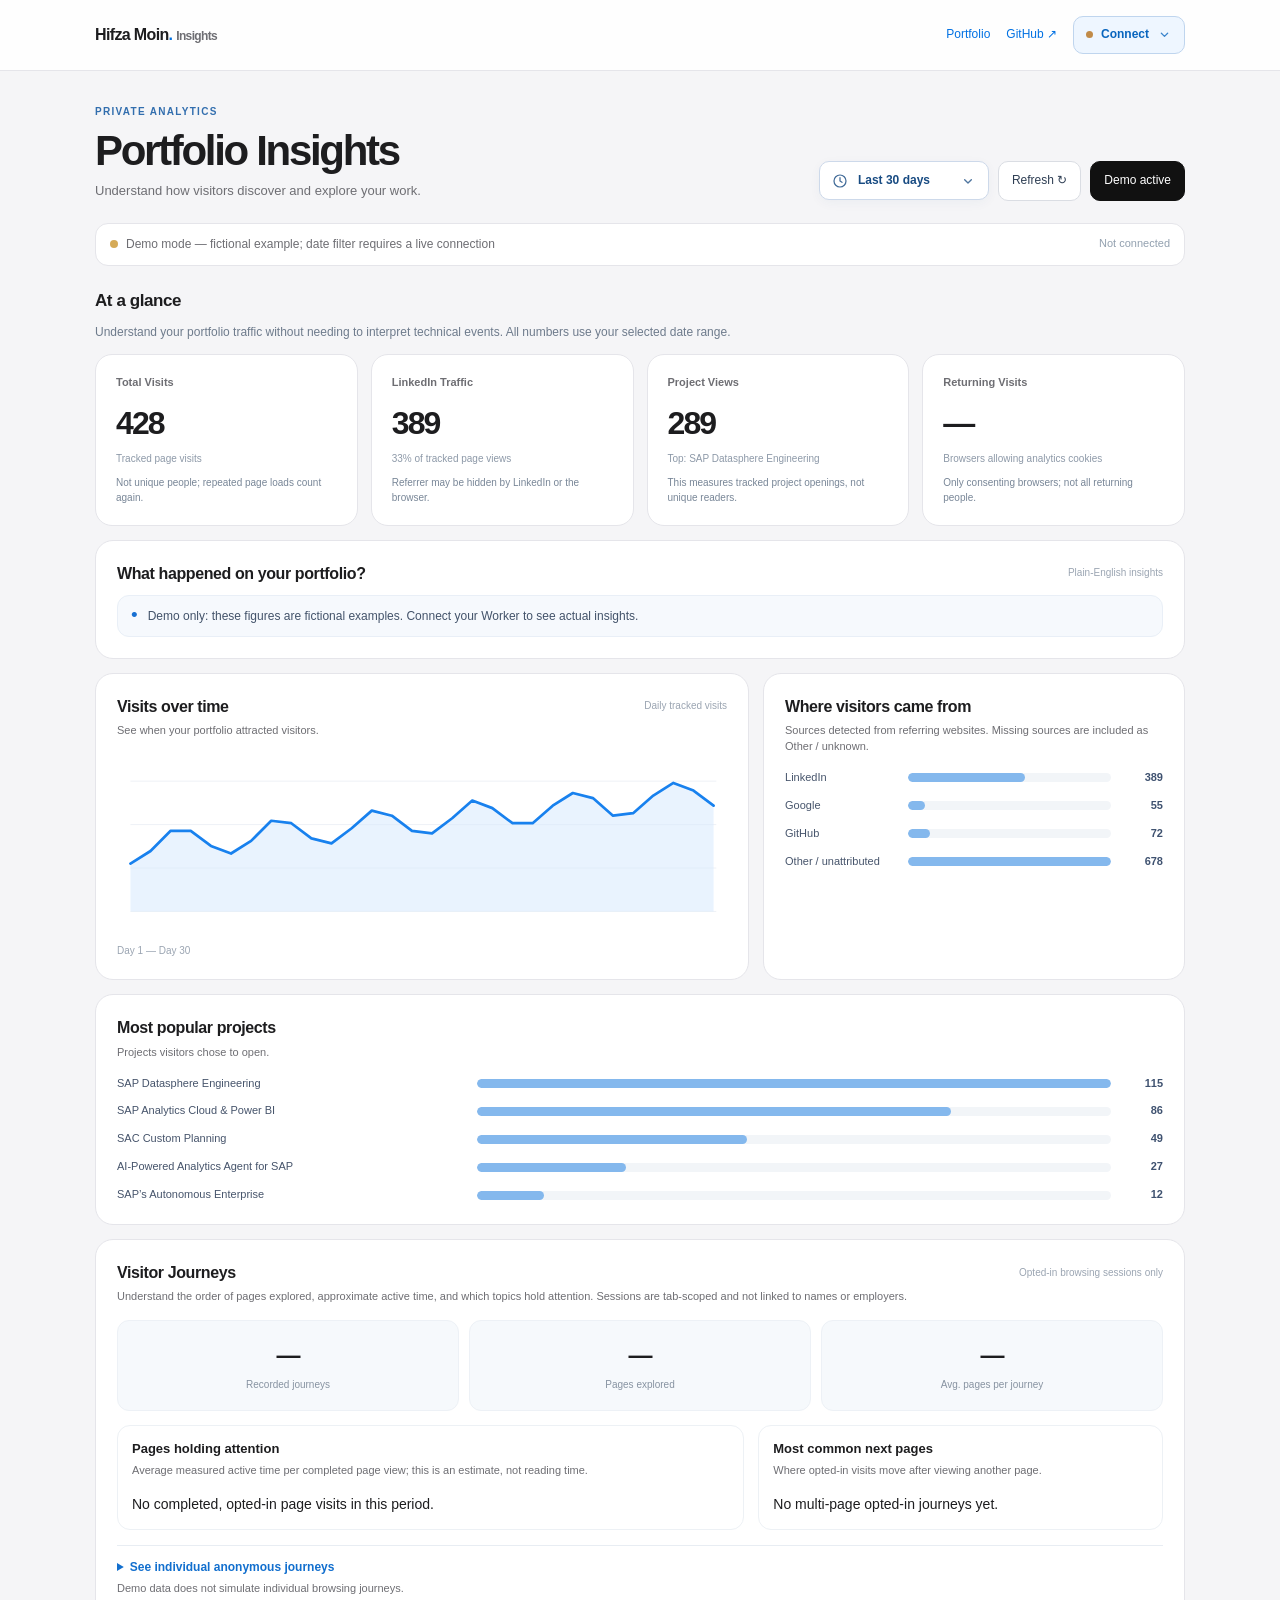
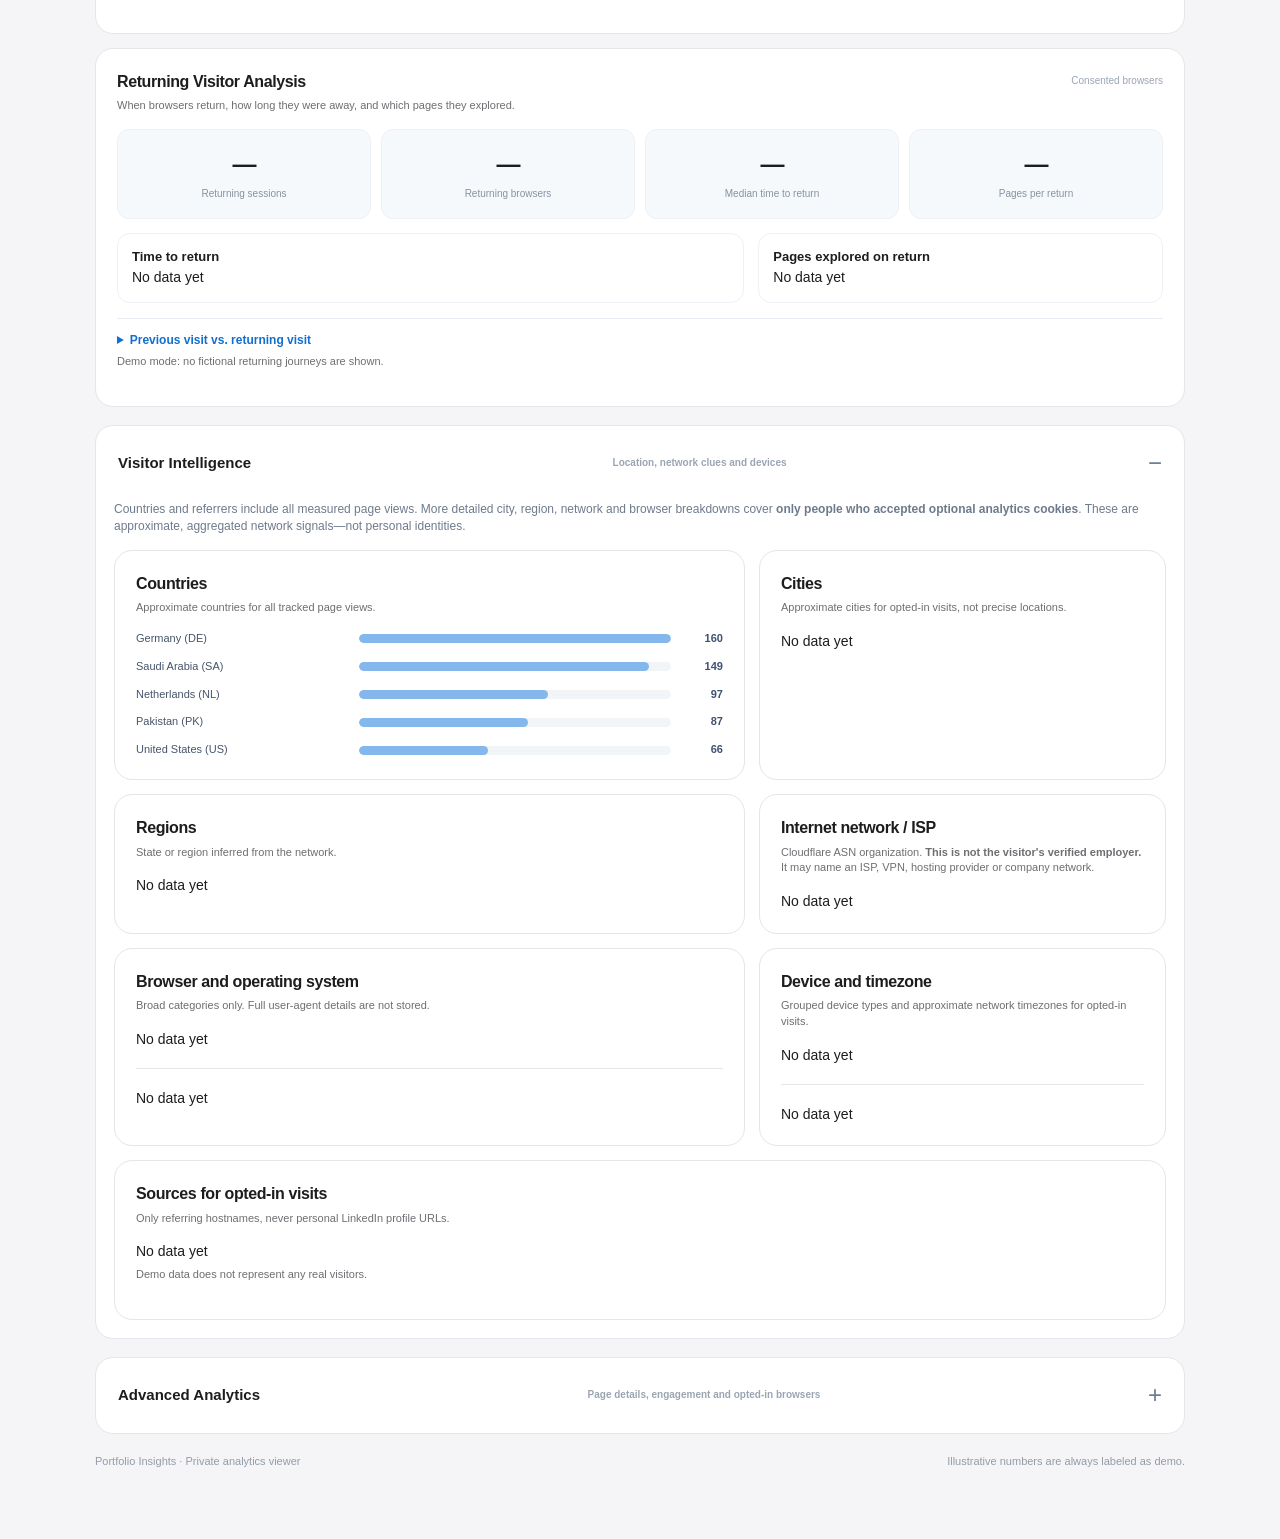
<file: portfolio-insights/index.html>
<!DOCTYPE html>
<html lang="en">
<head>
<link rel="icon" type="image/x-icon" href="/favicon.svg?v=1">
<meta charset="utf-8"><meta name="viewport" content="width=device-width,initial-scale=1">
<meta name="color-scheme" content="light"><meta name="robots" content="noindex,nofollow">
<title>Portfolio Insights | Hifza Moin</title>
<meta name="description" content="Private analytics dashboard for Hifza Moin's portfolio engagement.">
<style>
:root{--bg:#f5f5f7;--paper:#fff;--ink:#1d1d1f;--sub:#6e6e73;--line:#e5e5ea;--blue:#0071e3;--muted:#f1f5fb;--green:#0c9872}
*{box-sizing:border-box}body{margin:0;background:var(--bg);color:var(--ink);font:14px/1.45 -apple-system,BlinkMacSystemFont,"Segoe UI",Arial,sans-serif;-webkit-font-smoothing:antialiased}button,input,select{font:inherit}a{color:var(--blue);text-decoration:none}button{cursor:pointer}button:focus-visible,input:focus-visible,select:focus-visible{outline:2px solid var(--blue);outline-offset:2px}
.top{background:rgba(255,255,255,.94);border-bottom:1px solid var(--line)}.top-inner{max-width:1140px;margin:auto;padding:0 25px;height:70px;display:flex;align-items:center;justify-content:space-between;gap:14px}.brand{font-size:16px;font-weight:750;letter-spacing:-.04em;color:var(--ink)}.brand span{color:var(--blue)}.top-links{display:flex;gap:16px;align-items:center;font-size:12px;color:var(--sub)}
.wrap{max-width:1140px;margin:auto;padding:34px 25px 70px}.heading{display:flex;justify-content:space-between;align-items:end;gap:14px;margin-bottom:22px}.eyebrow{color:#326eae;letter-spacing:.13em;font-weight:750;font-size:10px}.heading h1{font-size:clamp(29px,4vw,42px);letter-spacing:-.055em;line-height:1.15;margin:7px 0}.heading p{color:var(--sub);font-size:13px;margin:0}.actions{display:flex;align-items:center;gap:9px;flex-wrap:wrap}.actions button,.actions select{border:1px solid #dadde3;border-radius:10px;padding:10px 13px;background:#fff;color:#2e3e53;font-size:12px}.actions .primary{background:#111;border-color:#111;color:#fff}
.connection{display:flex;align-items:center;gap:8px;background:#fff;border:1px solid var(--line);padding:12px 14px;border-radius:13px;margin-bottom:20px;font-size:12px;color:var(--sub)}.dot{width:8px;height:8px;background:#d5aa57;border-radius:50%;flex:none}.dot.live{background:#23ab7b}.status-details{margin-left:auto;color:#92a0af;font-size:11px}
.kpis{display:grid;grid-template-columns:repeat(4,minmax(0,1fr));gap:13px}.metric{background:#fff;border:1px solid var(--line);border-radius:17px;padding:20px;min-width:0}.metric-label{font-size:11px;color:var(--sub);margin-bottom:16px}.metric strong{display:block;letter-spacing:-.06em;font-size:32px;font-weight:740;line-height:1.05}.metric small{color:#8d99a8;font-size:10px;display:block;margin-top:10px}.layout{display:grid;grid-template-columns:minmax(0,1.55fr) minmax(0,1fr);gap:14px;margin-top:14px}.panel{background:#fff;border:1px solid var(--line);border-radius:18px;padding:21px;min-width:0}.panel h2{font-size:16px;letter-spacing:-.025em;margin:0}.panel p{color:var(--sub);font-size:11px;margin:5px 0 15px}.panel-heading{display:flex;align-items:center;justify-content:space-between;gap:8px}.subtle{font-size:10px;color:#9ba5b2}.trend{display:block;width:100%;height:190px;overflow:visible}.axis{font-size:11px;color:#a2afbc}.grid-line{stroke:#ecf0f5;stroke-width:1}.spark{fill:none;stroke:#1881ee;stroke-width:3;stroke-linecap:round;stroke-linejoin:round}.area{fill:#d8e9fe;opacity:.56}
.rows{display:grid;gap:12px}.bar-row{display:grid;grid-template-columns:minmax(100px,1.1fr) minmax(0,2fr) 40px;gap:12px;align-items:center;font-size:11px}.bar-row>span:first-child{overflow:hidden;text-overflow:ellipsis;white-space:nowrap;color:#46546b}.track{height:9px;background:#f2f5f8;border-radius:9px;overflow:hidden}.fill{display:block;height:100%;background:#84b8ed;border-radius:9px}.bar-row>strong{text-align:right;font-size:11px;color:#3f5270;font-weight:700}.thin-rule{border:0;border-top:1px solid var(--line);margin:19px 0}.section-chart{display:grid;gap:12px}.section-item{display:grid;grid-template-columns:1fr auto;gap:5px 12px}.section-item>span{font-size:11px;color:#52657b}.section-item>b{font-size:11px}.section-item>.track{grid-column:1/-1;height:7px}.table{width:100%;border-collapse:collapse;table-layout:fixed}.table td,.table th{text-align:left;padding:11px 9px;border-bottom:1px solid #edf0f3;font-size:11px;overflow-wrap:anywhere}.table th{color:#7e8b9e;font-size:10px;font-weight:700}.table td:last-child,.table th:last-child{text-align:right;width:88px}.scroll-grid{display:flex;align-items:center;justify-content:space-between;gap:10px}.scroll-step{flex:1;text-align:center;background:#f6f9fc;border:1px solid #edf1f6;border-radius:12px;padding:17px 8px}.scroll-step b{display:block;font-size:24px;letter-spacing:-.04em}.scroll-step small{display:block;font-size:10px;color:#8793a1;margin-top:5px}
.setup{border:1px solid #dce6f4;background:#fff;border-radius:19px;padding:25px;margin-top:20px}.setup h2{font-size:18px;margin:0 0 7px}.setup p{font-size:12px;color:#63758b;max-width:730px;margin:0 0 17px}.form-grid{display:grid;grid-template-columns:minmax(0,2fr) minmax(0,1.8fr) auto;gap:9px}.form-grid input{border:1px solid #dbe2eb;border-radius:10px;padding:11px 12px;min-width:0;font-size:12px}.form-grid button{border:0;border-radius:10px;background:#0071e3;color:white;font-weight:700;font-size:12px;padding:0 18px}.setup .hint{margin:11px 0 0;font-size:10px;color:#98a3b0}.empty{border:1px dashed #dae3ef;border-radius:12px;padding:23px;text-align:center;color:#8794a5;font-size:12px}.footer{display:flex;justify-content:space-between;align-items:center;gap:10px;margin-top:20px;color:#929ca9;font-size:11px}
@media(max-width:800px){.kpis{grid-template-columns:repeat(2,minmax(0,1fr))}.layout{grid-template-columns:minmax(0,1fr)}.form-grid{grid-template-columns:1fr}.form-grid button{padding:12px}.heading{align-items:start;flex-direction:column}}
@media(max-width:480px){.wrap{padding:24px 14px 45px}.top-inner{padding:0 14px;height:62px}.top-links{gap:8px}.top-links a:first-child{display:none}.heading h1{font-size:31px}.metric{padding:15px}.metric strong{font-size:27px}.panel{padding:17px}.kpis{gap:8px}.bar-row{grid-template-columns:minmax(75px,.9fr) minmax(0,1.5fr) 34px;gap:7px}.scroll-grid{gap:5px}.scroll-step{padding:13px 4px}.scroll-step b{font-size:18px}.scroll-step small{font-size:9px}.footer{display:block}.connection .status-details{display:none}}
/* Show readable country names without clipping on smaller screens. */
#countries .bar-row{grid-template-columns:minmax(150px,1.35fr) minmax(0,2fr) 40px}
@media(max-width:650px){#countries .bar-row{grid-template-columns:minmax(130px,1.25fr) minmax(0,1.5fr) 34px}}
/* Clear readable source labels on mobile devices. */
#external-referrers .bar-row,#internal-referrers .bar-row,#blog-pages .bar-row{grid-template-columns:minmax(115px,1.15fr) minmax(0,1.65fr) 40px}
@media(max-width:650px){#external-referrers .bar-row,#internal-referrers .bar-row,#blog-pages .bar-row{grid-template-columns:minmax(95px,1.2fr) minmax(0,1.25fr) 30px;gap:7px}}
</style>
<style id="insights-executive-view">
.executive-title{font-size:17px;letter-spacing:-.025em;margin:23px 0 10px}
.section-description{color:#6e7b8c;font-size:12px;margin:0 0 13px}
.kpis .metric small{line-height:1.5}
.metric-label{font-weight:650}
.metric .metric-help{font-size:10px;color:#788697;line-height:1.5;margin-top:9px}
.insight-list{margin:10px 0 0;padding:0;list-style:none;display:grid;gap:9px}
.insight-list li{display:flex;gap:10px;align-items:flex-start;background:#f6f9fd;border:1px solid #e9eff7;border-radius:12px;padding:11px 13px;color:#43536a;font-size:12px;line-height:1.5}
.insight-list li:before{content:"•";font-size:19px;line-height:16px;color:#1870d2}
.insights-advanced{margin-top:18px;border:1px solid var(--line);background:#fff;border-radius:18px;padding:0}
.insights-advanced>summary{cursor:pointer;list-style:none;display:flex;justify-content:space-between;align-items:center;gap:10px;padding:20px 22px;font-size:15px;font-weight:750}
.insights-advanced>summary::-webkit-details-marker{display:none}
.insights-advanced>summary:after{content:"+";font-size:24px;color:#6b7c90;font-weight:400}
.insights-advanced[open]>summary:after{content:"−"}
.insights-advanced .advanced-body{padding:0 18px 18px}
.insights-advanced .layout:first-child{margin-top:0}
.empty-small{font-size:12px;color:#8b98a9}
@media(max-width:650px){.insights-advanced>summary{padding:16px}.insights-advanced .advanced-body{padding:0 12px 13px}}
</style>
<style id="analytics-time-window-ui">
.range-toggle{display:inline-flex;align-items:center;gap:10px;min-width:170px;justify-content:space-between!important;background:#fff!important;border:1px solid #cdd9ea!important;color:#184b82!important;font-weight:720!important;box-shadow:0 3px 12px #1a47750b}
.range-toggle:hover,.range-toggle[aria-expanded="true"]{border-color:#0071e3!important;background:#f3f8ff!important}
.range-toggle{gap:10px;min-height:39px;padding:9px 12px!important}
.range-toggle .range-clock,.range-toggle .range-chevron{display:block;flex:none;width:16px;height:16px}
.range-toggle .range-clock{opacity:.82}
.range-toggle .range-chevron{margin-left:auto;opacity:.76;transition:transform .22s ease,opacity .22s ease}
.range-toggle[aria-expanded="true"] .range-chevron{transform:rotate(180deg);opacity:1}
.range-toggle:focus-visible{outline:2px solid #0071e3;outline-offset:3px}
.time-window{border:1px solid #dce6f2;border-radius:18px;background:#fff;box-shadow:0 9px 28px #21436a0e;padding:20px 22px;margin:-4px 0 18px}
.time-window[hidden]{display:none!important}
.time-head{display:flex;align-items:start;justify-content:space-between;gap:15px}
.time-head strong{font-size:16px;letter-spacing:-.025em}
.time-head p{color:#78879a;font-size:11px;margin:5px 0 0}
.time-head button{border:0;background:#f2f5f9;width:30px;height:30px;border-radius:8px;color:#65758a;font-size:20px;cursor:pointer}
.time-presets{display:flex;flex-wrap:wrap;gap:7px;margin:18px 0}
.time-presets button{background:#f6f8fb;border:1px solid #e0e7f0;color:#52647a;border-radius:9px;padding:8px 13px;font-size:11px;font-weight:690;cursor:pointer}
.time-presets button.active{background:#e8f3ff;border-color:#8cbbef;color:#075fbf}
.time-slider-wrap{padding:16px;background:#f7fafe;border:1px solid #e9f0f8;border-radius:13px}
.time-slider-header{display:flex;align-items:center;justify-content:space-between;font-size:12px;margin-bottom:12px}
.time-slider-header label{color:#5e7085}.time-slider-header strong{color:#126bc2}
.time-slider-wrap input[type="range"]{width:100%;accent-color:#0071e3;cursor:pointer}
.time-slider-ticks{display:flex;justify-content:space-between;font-size:10px;color:#96a4b3;margin-top:6px}
.time-foot{display:flex;justify-content:space-between;gap:10px;border-top:1px solid #eef2f6;padding-top:12px;margin-top:9px;color:#8290a0;font-size:10px}
@media(max-width:650px){.time-window{padding:16px 14px}.time-foot{flex-direction:column;gap:4px}.time-presets button{padding:8px 10px}}
@media(max-width:400px){.range-toggle{min-width:155px}}
</style>
<style id="header-connect-panel-css">
.top{position:relative;z-index:40}
.connection-toggle{display:inline-flex;align-items:center;gap:8px;padding:9px 12px;border-radius:10px;border:1px solid #bfd5ee;background:#eef6ff;color:#0865be;font-size:12px;font-weight:730;white-space:nowrap}
.connection-toggle:hover,.connection-toggle[aria-expanded="true"]{background:#dcefff;border-color:#85b6eb}
.connection-toggle .connection-chevron{display:block;flex:none;width:15px;height:15px;opacity:.78;transition:transform .22s ease,opacity .22s ease}
.connection-toggle[aria-expanded="true"] .connection-chevron{transform:rotate(180deg);opacity:1}
.connection-toggle:focus-visible{outline:2px solid #0875df;outline-offset:3px}
.connection-indicator{display:block;width:7px;height:7px;background:#c18b48;border-radius:50%}
.connection-toggle.connected .connection-indicator{background:#14a171}
.connection-popover{position:absolute;right:max(20px,calc((100vw - 1140px)/2 + 25px));top:calc(100% + 7px);width:min(390px,calc(100vw - 24px));padding:19px;background:#fff;border:1px solid #dce5f1;border-radius:17px;box-shadow:0 14px 40px #1e385d24;z-index:50}
.connection-popover[hidden]{display:none!important}
.connection-popover-head{display:flex;justify-content:space-between;align-items:flex-start;gap:12px;margin-bottom:15px}
.connection-popover-head strong{font-size:15px}.connection-popover-head p{margin:3px 0 0;color:#7a8898;font-size:11px}
.connection-popover-head button{display:grid;place-items:center;border:0;background:#f2f5f9;color:#6a7789;border-radius:8px;width:30px;height:30px;font-size:20px}
.connection-form{display:grid;gap:8px}
.connection-form label{font-size:11px;color:#53667d;font-weight:700}
.connection-form input{width:100%;min-width:0;padding:11px;border:1px solid #d9e3ee;border-radius:10px;font-size:12px;background:#fbfcfe;color:#243b54}
.connection-form button{background:#0875df;color:#fff;border:0;border-radius:10px;padding:11px;font-weight:750;font-size:12px;margin-top:4px}
.connection-form button:hover{background:#0064c2}
.connection-privacy{font-size:10px;color:#8995a6;line-height:1.5;margin:12px 0 0}
@media(max-width:480px){.connection-popover{right:12px}.top-links{gap:9px}.connection-toggle{padding:8px 10px;font-size:11px}}
</style><style>.return-kpis{display:grid;grid-template-columns:repeat(4,minmax(0,1fr));gap:10px;margin:14px 0}.return-compare{display:grid;grid-template-columns:1fr 1fr;gap:12px;margin-top:9px}.return-compare>div{background:#f7f9fc;border-radius:10px;padding:11px;overflow-wrap:anywhere}.return-compare b{display:block;font-size:11px;margin-bottom:6px}.return-compare p{margin:0;font-size:11px;line-height:1.6}@media(max-width:650px){.return-kpis{grid-template-columns:repeat(2,minmax(0,1fr));gap:7px}.return-compare{grid-template-columns:1fr}}</style></head>
<body>
<header class="top"><div class="top-inner"><a class="brand" href="/">Hifza Moin<span>.</span> <span style="color:#6e6e73;font-size:12px;font-weight:550">Insights</span></a><nav class="top-links"><a href="/">Portfolio</a><a href="https://github.com/asherahmedd" target="_blank" rel="noopener">GitHub ↗</a><button id="connection-toggle" class="connection-toggle" type="button" aria-expanded="false" aria-controls="connection-panel"><span class="connection-indicator" aria-hidden="true"></span><span>Connect</span><svg class="connection-chevron" aria-hidden="true" width="16" height="16" viewBox="0 0 24 24" fill="none" stroke="currentColor" stroke-width="2" stroke-linecap="round" stroke-linejoin="round"><path d="m7 10 5 5 5-5"/></svg></button></nav></div>
<div class="connection-popover" id="connection-panel" hidden>
 <div class="connection-popover-head"><div><strong>Connect analytics</strong><p>Private Cloudflare dashboard connection</p></div><button id="connection-close" type="button" aria-label="Close connection panel">×</button></div>
 <form id="connect" class="connection-form">
  <label for="endpoint">Worker endpoint</label><input id="endpoint" type="url" placeholder="https://your-worker.workers.dev" autocomplete="url" required>
  <label for="token">Private admin token</label><input id="token" type="password" placeholder="Enter your admin token" autocomplete="off" required>
  <button type="submit">Connect analytics</button>
 </form>
 <p class="connection-privacy">The endpoint is remembered on this device. Your token stays in page memory and is never published to GitHub.</p>
</div></header>
<main class="wrap"><div class="heading"><div><div class="eyebrow">PRIVATE ANALYTICS</div><h1>Portfolio Insights</h1><p>Understand how visitors discover and explore your work.</p></div><div class="actions"><button id="range-toggle" class="range-toggle" type="button" aria-expanded="false" aria-controls="time-window"><svg class="range-clock" aria-hidden="true" width="16" height="16" viewBox="0 0 24 24" fill="none" stroke="currentColor" stroke-width="1.85" stroke-linecap="round" stroke-linejoin="round"><circle cx="12" cy="12" r="9"/><path d="M12 7v5l3 2"/></svg><span id="range-summary">Last 30 days</span><svg class="range-chevron" aria-hidden="true" width="16" height="16" viewBox="0 0 24 24" fill="none" stroke="currentColor" stroke-width="2" stroke-linecap="round" stroke-linejoin="round"><path d="m7 10 5 5 5-5"/></svg></button><button id="refresh" type="button">Refresh ↻</button><button id="demo" class="primary" type="button">View demo</button></div></div>
<section class="time-window" id="time-window" aria-label="Select analytics time window" hidden>
 <div class="time-head"><div><strong>Explore a time window</strong><p>All KPIs, charts and visitor journeys update together.</p></div><button id="time-close" type="button" aria-label="Close date range controls">×</button></div>
 <div class="time-presets" aria-label="Quick date ranges">
  <button type="button" data-hours="1">1 hour</button>
  <button type="button" data-hours="24">24 hours</button>
  <button type="button" data-hours="168">7 days</button>
  <button type="button" data-hours="720">30 days</button>
  <button type="button" data-hours="0">All time</button>
 </div>
 <div class="time-slider-wrap">
  <div class="time-slider-header"><label for="time-slider">Rolling lookback</label><strong id="time-slider-value">30 days</strong></div>
  <input id="time-slider" type="range" min="0" max="9" step="1" value="8" aria-label="Rolling time range">
  <div class="time-slider-ticks"><span>1 hour</span><span>1 day</span><span>1 week</span><span>90 days</span></div>
 </div>
 <div class="time-foot"><span id="time-selection">Selected: Last 30 days</span><span>All time includes retained data only (up to 90 days).</span></div>
</section>
<div class="connection"><span class="dot" id="dot"></span><span id="status">Demo mode — no real visitor data</span><span class="status-details" id="updated">Awaiting API connection</span></div>
<h2 class="executive-title">At a glance</h2>
<p class="section-description">Understand your portfolio traffic without needing to interpret technical events. All numbers use your selected date range.</p>
<div class="kpis">
 <div class="metric"><div class="metric-label">Total Visits</div><strong id="visitors">—</strong><small>Tracked page visits</small><div class="metric-help">Not unique people; repeated page loads count again.</div></div>
 <div class="metric"><div class="metric-label">LinkedIn Traffic</div><strong id="linkedin-views">—</strong><small id="linkedin-share">Page views referred by LinkedIn</small><div class="metric-help">Referrer may be hidden by LinkedIn or the browser.</div></div>
 <div class="metric"><div class="metric-label">Project Views</div><strong id="project-opens">—</strong><small id="top-project">Recorded project-link opens</small><div class="metric-help">This measures tracked project openings, not unique readers.</div></div>
 <div class="metric"><div class="metric-label">Returning Visits</div><strong id="returning-visits">—</strong><small>Browsers allowing analytics cookies</small><div class="metric-help">Only consenting browsers; not all returning people.</div></div>
</div>
<section class="panel" style="margin-top:14px" aria-label="Insights summary">
 <div class="panel-heading"><h2>What happened on your portfolio?</h2><span class="subtle">Plain-English insights</span></div>
 <ul class="insight-list" id="insight-list"><li>Connect your analytics to see insights based on real traffic.</li></ul>
</section>
<div class="layout">
 <section class="panel"><div class="panel-heading"><h2>Visits over time</h2><span class="subtle" id="trend-label">Daily page visits</span></div><p>See when your portfolio attracted visitors.</p><svg class="trend" viewBox="0 0 680 210" preserveAspectRatio="none" aria-label="Tracked visits over time"><path class="grid-line" d="M15 30H668 M15 78H668 M15 126H668 M15 174H668"/><path id="trend-area" class="area" d="M15 174L668 174Z"/><polyline class="spark" id="trend-line" points="15,174 668,174"/></svg><div class="subtle" id="date-label">Date range</div></section>
 <section class="panel"><h2>Where visitors came from</h2><p>Sources detected from referring websites. Missing sources are included as Other / unknown.</p><div class="rows" id="sources"></div></section>
</div>
<section class="panel" style="margin-top:14px"><h2>Most popular projects</h2><p>Projects visitors chose to open.</p><div class="rows" id="projects"></div></section>
<section class="panel" id="visitor-journey-panel" style="margin-top:14px" aria-label="Visitor journeys">
 <div class="panel-heading"><h2>Visitor Journeys</h2><span class="subtle">Opted-in browsing sessions only</span></div>
 <p>Understand the order of pages explored, approximate active time, and which topics hold attention. Sessions are tab-scoped and not linked to names or employers.</p>
 <div class="journey-kpis"><div class="scroll-step"><b id="journey-sessions">—</b><small>Recorded journeys</small></div><div class="scroll-step"><b id="journey-steps">—</b><small>Pages explored</small></div><div class="scroll-step"><b id="journey-average">—</b><small>Avg. pages per journey</small></div></div>
 <div class="layout">
  <div class="journey-subpanel"><h3>Pages holding attention</h3><p>Average measured active time per completed page view; this is an estimate, not reading time.</p><div class="journey-ranking" id="journey-pages"></div></div>
  <div class="journey-subpanel"><h3>Most common next pages</h3><p>Where opted-in visits move after viewing another page.</p><div class="journey-ranking" id="journey-transitions"></div></div>
 </div>
 <details class="journey-details"><summary>See individual anonymous journeys</summary><div id="journey-recent" class="journey-recent"></div></details>
 <p class="subtle" id="journey-note">Journey activity appears here when visitors explore multiple pages after accepting optional analytics cookies.</p>
</section>
<section class="panel" id="returning-analysis" style="margin-top:14px"><div class="panel-heading"><h2>Returning Visitor Analysis</h2><span class="subtle">Consented browsers</span></div><p>When browsers return, how long they were away, and which pages they explored.</p><div class="return-kpis"><div class="scroll-step"><b id="return-session-count">—</b><small>Returning sessions</small></div><div class="scroll-step"><b id="return-browser-count">—</b><small>Returning browsers</small></div><div class="scroll-step"><b id="return-median">—</b><small>Median time to return</small></div><div class="scroll-step"><b id="return-page-avg">—</b><small>Pages per return</small></div></div><div class="layout"><div class="journey-subpanel"><h3>Time to return</h3><div class="rows" id="return-intervals"></div></div><div class="journey-subpanel"><h3>Pages explored on return</h3><div class="rows" id="return-pages"></div></div></div><details class="journey-details"><summary>Previous visit vs. returning visit</summary><div class="journey-recent" id="return-recent"></div></details><p class="subtle" id="return-note">Requires the updated Cloudflare Worker and D1 migration.</p></section>
<style id="journey-dashboard-styles">
.journey-kpis{display:grid;grid-template-columns:repeat(3,minmax(0,1fr));gap:10px;margin:13px 0}
.journey-subpanel{border:1px solid #edf1f5;border-radius:13px;padding:14px;min-width:0}
.journey-subpanel h3{font-size:13px;margin:0;font-weight:730}
.journey-ranking{display:grid;gap:10px}
.journey-record{padding:8px 0;border-bottom:1px solid #f0f2f5;display:grid;gap:3px}
.journey-record:last-child{border:0}
.journey-record strong{font-size:11px;overflow-wrap:anywhere}
.journey-record small{font-size:10px;color:#718095}
.journey-record .path-track{height:5px;background:#eff4fb;border-radius:10px;overflow:hidden}
.journey-record .path-fill{height:100%;background:#80b6ef;border-radius:10px}
.journey-details{margin-top:15px;border-top:1px solid #e8edf3;padding-top:13px}
.journey-details>summary{cursor:pointer;color:#126fce;font-size:12px;font-weight:710}
.journey-recent{display:grid;gap:10px;margin-top:12px}
.journey-entry{border:1px solid #e9edf4;border-radius:12px;background:#fcfdff;padding:12px}
.journey-entry h4{font-size:11px;margin:0 0 10px}
.journey-steps{list-style:none;margin:0;padding:0;display:grid;gap:6px}
.journey-steps li{display:flex;gap:8px;align-items:flex-start;font-size:11px;overflow-wrap:anywhere}
.journey-step-number{display:grid;place-items:center;min-width:20px;height:20px;border-radius:50%;background:#e8f2ff;color:#086acb;font-size:10px;font-weight:750}
@media(max-width:650px){.journey-kpis{gap:5px}.journey-kpis .scroll-step{padding:12px 5px}.journey-kpis .scroll-step b{font-size:20px}.journey-subpanel{padding:12px}}
</style>
<details class="insights-advanced" id="visitor-intelligence" open>
 <summary>Visitor Intelligence <span class="subtle">Location, network clues and devices</span></summary>
 <div class="advanced-body">
  <p class="section-description">Countries and referrers include all measured page views. More detailed city, region, network and browser breakdowns cover <strong>only people who accepted optional analytics cookies</strong>. These are approximate, aggregated network signals—not personal identities.</p>
  <div class="layout">
   <section class="panel"><h2>Countries</h2><p>Approximate countries for all tracked page views.</p><div class="rows" id="countries"></div></section>
   <section class="panel"><h2>Cities</h2><p>Approximate cities for opted-in visits, not precise locations.</p><div class="rows" id="visitor-cities"></div></section>
  </div>
  <div class="layout">
   <section class="panel"><h2>Regions</h2><p>State or region inferred from the network.</p><div class="rows" id="visitor-regions"></div></section>
   <section class="panel"><h2>Internet network / ISP</h2><p>Cloudflare ASN organization. <strong>This is not the visitor's verified employer.</strong> It may name an ISP, VPN, hosting provider or company network.</p><div class="rows" id="visitor-networks"></div></section>
  </div>
  <div class="layout">
   <section class="panel"><h2>Browser and operating system</h2><p>Broad categories only. Full user-agent details are not stored.</p><div class="rows" id="visitor-browsers"></div><hr class="thin-rule"><div class="rows" id="visitor-os"></div></section>
   <section class="panel"><h2>Device and timezone</h2><p>Grouped device types and approximate network timezones for opted-in visits.</p><div class="rows" id="visitor-devices"></div><hr class="thin-rule"><div class="rows" id="visitor-timezones"></div></section>
  </div>
  <section class="panel" style="margin-top:14px"><h2>Sources for opted-in visits</h2><p>Only referring hostnames, never personal LinkedIn profile URLs.</p><div class="rows" id="visitor-referrers"></div><p class="subtle" id="visitor-context-note">Detailed visitor information begins only after the Cloudflare update and visitor consent.</p></section>
 </div>
</details>
<details class="insights-advanced" id="advanced">
 <summary>Advanced Analytics <span class="subtle">Page details, engagement and opted-in browsers</span></summary>
 <div class="advanced-body">
  <div class="layout">
   <section class="panel"><h2>Pages Opened</h2><p>Page loads across your portfolio, projects and blog articles.</p><div class="metric" style="margin-bottom:11px"><strong id="pageviews">—</strong><small>Total page loads</small></div><table class="table"><thead><tr><th>Page</th><th>Views</th></tr></thead><tbody id="pages"></tbody></table></section>
   <section class="panel"><h2>Visitor activity</h2><p>Estimated activity, not proof of reading.</p><div class="metric" style="margin-bottom:12px"><div class="metric-label">Average Time Spent</div><strong id="duration">—</strong><small>Approximate active time per page-local session</small></div><h2>Devices</h2><div class="rows" id="devices"></div></section>
  </div>
  <div class="layout">
   <section class="panel"><h2>Section engagement</h2><p>Approximate active time per portfolio section.</p><div class="section-chart" id="sections"></div></section>
   <section class="panel"><h2>How far people scrolled</h2><p>Page sessions reaching each scroll threshold.</p><div class="scroll-grid" id="scroll"></div><hr class="thin-rule"><h2>Technology filter clicks</h2><div class="rows" id="filters"></div></section>
  </div>
  <div class="layout">
   <section class="panel"><h2>New vs returning browsers</h2><p>Counts only browsers that agreed to optional analytics cookies.</p><div class="repeat-metrics" style="display:grid;grid-template-columns:repeat(2,minmax(0,1fr));gap:9px"><div class="scroll-step"><b id="new-browsers">—</b><small>New opted-in browsers</small></div><div class="scroll-step"><b id="consented-browsers">—</b><small>Distinct opted-in browsers</small></div></div><p class="subtle" id="repeat-explanation">Requires optional visitor consent.</p></section>
   <section class="panel"><h2>Where visitors came from</h2><p>External referring domains recorded for portfolio page views.</p><div class="rows" id="external-referrers"></div><p class="subtle" id="external-note">External sources are grouped separately from site navigation.</p><hr class="thin-rule"><h2>Navigation within your portfolio</h2><p>Page views referred by your own website, not new external visitors.</p><div class="rows" id="internal-referrers"></div><p class="subtle" id="internal-note">Referrer counts represent page loads, not unique people.</p><hr class="thin-rule"><h2>Unattributed page views</h2><p id="unattributed-note">No source breakdown available yet.</p><hr class="thin-rule"><h2>Blog engagement</h2><div class="scroll-grid" style="grid-template-columns:repeat(2,minmax(0,1fr));margin:10px 0 12px"><div class="scroll-step"><b id="blog-clicks">—</b><small>Blog-link clicks</small></div><div class="scroll-step"><b id="blog-views">—</b><small>Article page views*</small></div></div><div class="rows" id="blog-pages"></div><p class="subtle" id="blog-note">* Article views are limited to the pages returned in the current analytics response.</p></section>
  </div>
 </div>
</details>

<div class="footer"><span>Portfolio Insights · Private analytics viewer</span><span>Illustrative numbers are always labeled as demo.</span></div></main>
<script>
(()=>{
'use strict';
const $=id=>document.getElementById(id);const fmt=n=>new Intl.NumberFormat('en-US').format(Math.round(Number(n)||0));const miniTime=m=>m>=60000?(m/60000).toFixed(1)+' min':Math.round(m/1000)+' sec';
let secret='',api='',mode='none',requestVersion=0;
const sliderHours=[1,3,6,12,24,72,168,336,720,2160];
let timeRange={kind:'rolling',hours:720};const params=new URLSearchParams(location.search);try{api=localStorage.getItem('portfolio-insights-api')||''}catch{}$('endpoint').value=api;
const names={'analytics':'SAP Analytics Cloud & Power BI','planning':'SAC Custom Planning','datasphere':'SAP Datasphere Engineering','automation':'SAP’s Autonomous Enterprise','agent':'AI-Powered Analytics Agent for SAP'};
const example={summary:{visitors:428,sessions:517,pageviews:1194,project_opens:289,blog_opens:134,active_ms:56205000},daily:Array.from({length:30},(_,i)=>({day:'Day '+(i+1),pageviews:Math.round(19+12*Math.sin(i*.64)**2+i*.75),visitors:Math.round(9+6*Math.sin(i*.5)**2+i*.3)})),pages:[{path:'/',views:627},{path:'/projects/sap-datasphere-engineering.html',views:192},{path:'/projects/advanced-sap-analytics-cloud-dashboards.html',views:131},{path:'/blog/enterprise-ai-analytics-agent.html',views:83},{path:'/projects/sac-distributor-replenishment-planning.html',views:77}],sections:[{section:'work',active_ms:23800000,sessions:350},{section:'skills',active_ms:9900000,sessions:180},{section:'journey',active_ms:6900000,sessions:115},{section:'writing',active_ms:4500000,sessions:81}],projects:[{item:'datasphere',opens:115},{item:'analytics',opens:86},{item:'planning',opens:49},{item:'agent',opens:27},{item:'automation',opens:12}],scroll:[{depth:25,sessions:422},{depth:50,sessions:331},{depth:75,sessions:209},{depth:90,sessions:118}],countries:[{country:'DE',views:160},{country:'SA',views:149},{country:'NL',views:97},{country:'PK',views:87},{country:'US',views:66}],devices:[{device:'desktop',views:640},{device:'mobile',views:512},{device:'tablet',views:42}],referrers:[{referrer:'linkedin.com',views:389},{referrer:'github.com',views:72},{referrer:'google.com',views:55}],filters:[{item:'datasphere',clicks:102},{item:'sac',clicks:85},{item:'ai',clicks:52},{item:'planning',clicks:42},{item:'powerbi',clicks:19}]};
const countryDisplayNames=typeof Intl!=='undefined'&&Intl.DisplayNames?new Intl.DisplayNames(['en'],{type:'region'}):null;
function countryLabel(code){
 const country=String(code||'').trim().toUpperCase();
 if(!country)return 'Unknown';
 if(!/^[A-Z]{2}$/.test(country))return country;
 const name=countryDisplayNames?countryDisplayNames.of(country):country;
 return name&&name!==country?name+' ('+country+')':country;
}
function bars(el,data,label,val){el.replaceChildren();const max=Math.max(1,...data.map(val));if(!data.length){el.textContent='No data yet';return}for(const d of data){const row=document.createElement('div');row.className='bar-row';const n=document.createElement('span');n.textContent=label(d);n.title=n.textContent;const track=document.createElement('span');track.className='track';const fill=document.createElement('i');fill.className='fill';fill.style.width=Math.max(1,100*val(d)/max)+'%';track.append(fill);const count=document.createElement('strong');count.textContent=fmt(val(d));row.append(n,track,count);el.append(row)}}
function fillTrend(raw,hours,generatedAt,rangeInfo){
 if(timeRange.kind==='all_time')return raw;
 const now=rangeInfo?.to?new Date(rangeInfo.to):(generatedAt?new Date(generatedAt):new Date());
 const start=rangeInfo?.from?new Date(rangeInfo.from).getTime():now.getTime()-hours*3600000;
 const unit=hours<=1?300000:hours<=72?3600000:86400000;
 const first=Math.floor(start/unit)*unit;
 const end=Math.floor(now.getTime()/unit)*unit;
 const map=new Map(raw.map(x=>[String(x.day),x]));
 const results=[];
 for(let t=first;t<=end;t+=unit){
  const date=new Date(t);
  const iso=date.toISOString();
  const key=hours<=1?iso.slice(0,16).replace('T',' '):hours<=72?iso.slice(0,13).replace('T',' '):iso.slice(0,10);
  results.push(map.get(key)||{day:key,pageviews:0,visitors:0});
 }
 return results;
}
function plot(arr){const max=Math.max(1,...arr.map(v=>v.pageviews));const points=(arr.length?arr:[{pageviews:0}]).map((v,i)=>(15+(i*650/Math.max(arr.length-1,1))).toFixed(1)+','+(174-(v.pageviews/max)*142).toFixed(1)).join(' ');$('trend-line').setAttribute('points',points);$('trend-area').setAttribute('d','M'+points.replaceAll(' ',' L')+' L665,174 L15,174Z');$('date-label').textContent=arr.length?(arr[0].day+' — '+arr[arr.length-1].day):'No data';}
function insight(text){
 const li=document.createElement('li');li.textContent=text;$('insight-list').append(li);
}
function isSelfReferrer(host){
 const h=String(host||'').trim().toLowerCase().replace(/\.$/,'');
 return h==='hifzamoinn.github.io';
}
function sourceClassification(d){
 const rows=Array.isArray(d.referrers)?d.referrers:[];
 const external=[],internal=[];
 let known=0;
 for(const r of rows){
  const host=String(r.referrer||'').trim().toLowerCase();
  const views=Math.max(0,Number(r.views)||0);
  if(!host||!views)continue;
  known+=views;
  (isSelfReferrer(host)?internal:external).push({referrer:host,views});
 }
 const total=Math.max(0,Number(d.summary?.pageviews)||0);
 return {external,internal,remainder:Math.max(0,total-known),total};
}
function groupedSources(d){
 const classified=sourceClassification(d);
 const counts={LinkedIn:0,Google:0,GitHub:0,Other:0};
 for(const r of classified.external){
  const host=r.referrer,views=r.views;
  if(host==='linkedin.com'||host.endsWith('.linkedin.com')||host==='lnkd.in'||host==='com.linkedin.android')counts.LinkedIn+=views;
  else if(host==='google.com'||host.endsWith('.google.com'))counts.Google+=views;
  else if(host==='github.com'||host.endsWith('.github.com'))counts.GitHub+=views;
  else counts.Other+=views;
 }
 counts.Other+=classified.remainder;
 return [['LinkedIn',counts.LinkedIn],['Google',counts.Google],['GitHub',counts.GitHub],['Other / unattributed',counts.Other]];
}
function renderTrafficAndBlogs(d){
 const classified=sourceClassification(d);
 bars($('external-referrers'),classified.external,x=>x.referrer,x=>x.views);
 bars($('internal-referrers'),classified.internal,x=>x.referrer,x=>x.views);
 $('external-note').textContent='Known external sources: '+fmt(classified.external.reduce((n,x)=>n+x.views,0))+' referred page views. Domains, not unique visitors.';
 $('internal-note').textContent='Own-site referrals: '+fmt(classified.internal.reduce((n,x)=>n+x.views,0))+' page views from internal navigation.';
 $('unattributed-note').textContent=classified.remainder?fmt(classified.remainder)+' page views have no source in this breakdown. This can include direct/hidden referrers and lower-ranked domains omitted by the top-10 API limit.':'No additional unattributed page views in the returned breakdown.';
 const clicks=Math.max(0,Number(d.summary?.blog_opens)||0);
 const articles=(Array.isArray(d.pages)?d.pages:[]).filter(x=>String(x.path||'').startsWith('/blog/'));
 const views=articles.reduce((n,x)=>n+Math.max(0,Number(x.views)||0),0);
 $('blog-clicks').textContent=fmt(clicks);
 $('blog-views').textContent=fmt(views);
 bars($('blog-pages'),articles,x=>decodeURIComponent(x.path.split('/').pop().replace(/\.html$/,'')).replace(/[-_]/g,' '),x=>x.views);
 $('blog-note').textContent='Article page views shown are '+(articles.length?'from '+articles.length+' blog page'+(articles.length===1?'':'s'):'not available')+' in the top-12 pages returned by the API; they may undercount all blog views. Blog-link clicks are separate events, not confirmed reads.';
}
function visitorBreakdowns(d,isDemo){
 const ctx=d.context||{},list=[
  ['visitor-cities','cities',x=>(x.city||'Unknown')+', '+(x.country||'')],
  ['visitor-regions','regions',x=>(x.region||'Unknown')+', '+(x.country||'')],
  ['visitor-networks','networks',x=>x.network_org||'Unknown'],
  ['visitor-browsers','browsers',x=>x.browser||'Other'],
  ['visitor-os','operating_systems',x=>x.os||'Other'],
  ['visitor-devices','devices',x=>x.device||'Other'],
  ['visitor-timezones','timezones',x=>x.timezone||'Unknown'],
  ['visitor-referrers','referrers',x=>x.referrer||'Unknown']
 ];
 for(const [id,key,display] of list){
  bars($(id),isDemo?[]:(ctx[key]||[]),display,x=>x.visits);
 }
 $('visitor-context-note').textContent=isDemo?'Demo data does not represent any real visitors.':Number(ctx.consented_context_visits)>0?fmt(ctx.consented_context_visits)+' opted-in visits provided detailed network context in this period. Some location fields may be unavailable.':'No detailed opted-in visitor context yet. Requires the Cloudflare schema and Worker update, plus visitor consent.';
}
function renderJourney(d,isDemo){
 const el=$('journey-recent'),journey=isDemo?{}:(d.journey||{}),pages=journey.pages||[],transitions=journey.transitions||[],recent=journey.recent||[];
 $('journey-sessions').textContent=isDemo?'—':fmt(journey.sessions);
 $('journey-steps').textContent=isDemo?'—':fmt(journey.page_steps);
 $('journey-average').textContent=isDemo?'—':(Number(journey.avg_pages_per_session)||0).toFixed(1);
 const makeRecord=(parent,title,description,value,max)=>{
  const entry=document.createElement('div');entry.className='journey-record';
  const heading=document.createElement('strong');heading.textContent=title;
  const subtitle=document.createElement('small');subtitle.textContent=description;
  const track=document.createElement('div');track.className='path-track';
  const fill=document.createElement('div');fill.className='path-fill';fill.style.width=Math.max(1,100*value/Math.max(1,max))+'%';track.append(fill);
  entry.append(heading,subtitle,track);parent.append(entry);
 };
 const pEl=$('journey-pages');pEl.replaceChildren();
 const maxPage=Math.max(1,...pages.map(x=>Number(x.total_ms)||0));
 for(const p of pages)makeRecord(pEl,p.path,fmt(p.views)+' page views · '+(p.avg_active_ms===null?'Duration unavailable':miniTime(p.avg_active_ms)+' avg active'),Number(p.total_ms)||0,maxPage);
 if(!pages.length)pEl.textContent='No completed, opted-in page visits in this period.';
 const tEl=$('journey-transitions');tEl.replaceChildren();
 const maxTransition=Math.max(1,...transitions.map(x=>Number(x.count)||0));
 for(const t of transitions)makeRecord(tEl,t.from+' → '+t.to,fmt(t.count)+' transitions',Number(t.count)||0,maxTransition);
 if(!transitions.length)tEl.textContent='No multi-page opted-in journeys yet.';
 el.replaceChildren();
 for(const r of recent){
  const box=document.createElement('div');box.className='journey-entry';
  const heading=document.createElement('h4');heading.textContent=new Date(r.started_at).toLocaleString()+' · '+(r.source||'Direct / unknown')+' · '+(r.device||'other');
  const list=document.createElement('ol');list.className='journey-steps';
  for(const [i,step] of (r.steps||[]).entries()){
   const item=document.createElement('li'),number=document.createElement('span'),label=document.createElement('span');
   number.className='journey-step-number';number.textContent=i+1;label.textContent=step.path+' · '+(step.active_ms===null?'Still active / unavailable':miniTime(step.active_ms)+' active');
   item.append(number,label);list.append(item);
  }
  box.append(heading,list);el.append(box);
 }
 if(!recent.length)el.textContent='No opted-in journeys have been recorded yet.';
 $('journey-note').textContent=isDemo?'Demo data does not simulate individual browsing journeys.':!Object.prototype.hasOwnProperty.call(d,'journey')?'Journey reporting is unavailable from the connected analytics service.':journey.sessions?'Time is estimated from activity on visible pages; navigation outside the site cannot be observed. Only the latest 12 journeys are displayed.':'No journeys recorded for this time window yet. Journeys appear automatically after visitors consent and explore your pages.';
}
function returnInterval(hours){const h=Number(hours)||0;return h<1?Math.round(h*60)+' min':h<48?(Math.round(h*10)/10)+' hr':(Math.round(h/24*10)/10)+' days'}
function renderReturning(d,isDemo){
 const r=d.returning||{},available=!isDemo&&r.available===true;
 const values={'return-session-count':r.returning_sessions,'return-browser-count':r.returning_browsers,'return-median':r.median_hours==null?'—':returnInterval(r.median_hours),'return-page-avg':r.avg_pages==null?'—':r.avg_pages};
 for(const [id,value] of Object.entries(values))$(id).textContent=available?(typeof value==='number'?fmt(value):value||'—'):'—';
 bars($('return-intervals'),available?(r.intervals||[]):[],x=>x.label,x=>x.count);
 bars($('return-pages'),available?(r.popular_pages||[]):[],x=>x.path,x=>x.views);
 const root=$('return-recent');root.replaceChildren();
 if(available)for(const [i,v] of (r.recent||[]).entries()){
  const card=document.createElement('div');card.className='journey-entry';
  const h=document.createElement('h4');h.textContent='Return '+(i+1)+' · '+new Date(v.at).toLocaleString()+' · after '+returnInterval(v.after_hours);
  const grid=document.createElement('div');grid.className='return-compare';
  for(const [label,steps] of [['Previous visit',v.previous_paths||[]],['Returning visit',v.paths||[]]]){
   const cell=document.createElement('div'),b=document.createElement('b'),p=document.createElement('p');b.textContent=label;p.textContent=steps.join(' → ')||'No recorded pages';cell.append(b,p);grid.append(cell)
  }card.append(h,grid);root.append(card)
 }
 if(!root.children.length)root.textContent='No matched returning journeys available yet.';
 $('return-note').textContent=isDemo?'Demo mode: no fictional returning journeys are shown.':!r.available?'Returning journey analysis needs the D1 migration and updated Worker. Existing analytics remain available.':r.returning_sessions?'Only consenting browser journeys are included. Historical journeys cannot be linked retroactively.'+(r.limited?' Results capped at 5,000 page steps.':''):'No matched returning journeys yet; new consenting visits will populate this section.';
}
function render(d,isDemo){
 const summary=d.summary||{},repeat=d.repeat||{},hours=timeRange.kind==='all_time'?0:timeRange.kind==='custom'?(Date.parse(timeRange.to)-Date.parse(timeRange.from))/3600000:timeRange.hours;
 const sources=groupedSources(d);
 const linkedin=sources[0][1],pageviews=Math.max(0,Number(summary.pageviews)||0);
 const projects=Array.isArray(d.projects)?d.projects:[];
 const sortedProjects=[...projects].sort((a,b)=>(Number(b.opens)||0)-(Number(a.opens)||0));
 $('visitors').textContent=fmt(summary.visitors);
 $('linkedin-views').textContent=fmt(linkedin);
 $('linkedin-share').textContent=pageviews?fmt(linkedin/pageviews*100)+'% of tracked page views':'No LinkedIn referrals recorded';
 $('project-opens').textContent=fmt(summary.project_opens);
 $('top-project').textContent=sortedProjects.length?'Top: '+(names[sortedProjects[0].item]||sortedProjects[0].item):'No project-link opens recorded';
 $('returning-visits').textContent=isDemo?'—':fmt(repeat.returning_visits);
 $('pageviews').textContent=fmt(summary.pageviews);
 $('duration').textContent=miniTime((Number(summary.active_ms)||0)/Math.max(1,Number(summary.sessions)||1));
 $('new-browsers').textContent=isDemo?'—':fmt(repeat.new_browsers);
 $('consented-browsers').textContent=isDemo?'—':fmt(repeat.distinct_consented_browsers);
 $('repeat-explanation').textContent=isDemo?'No fabricated repeat-visit data is displayed.':'Only consenting browsers are counted. This does not identify people.';
 $('trend-label').textContent=hours===0?'Monthly tracked visits':hours<=1?'5-minute tracked visits':hours<=72?'Hourly tracked visits':'Daily tracked visits';
 plot(isDemo?(d.daily||[]):fillTrend(d.daily||[],hours,d.generated_at,d.range));
 bars($('sources'),sources.map(([name,views])=>({name,views})),x=>x.name,x=>x.views);
 bars($('projects'),sortedProjects,x=>names[x.item]||x.item,x=>x.opens);
 const list=$('insight-list');list.replaceChildren();
 if(isDemo){
  insight('Demo only: these figures are fictional examples. Connect your Worker to see actual insights.');
 }else{
  if(pageviews===0)insight('No tracked page views were recorded in this period. Try a longer date range.');
  else{
   insight(fmt(summary.visitors)+' tracked page visit'+(Number(summary.visitors)===1?'':'s')+' and '+fmt(pageviews)+' page load'+(pageviews===1?'':'s')+' were recorded in this period.');
   if(linkedin>0)insight('LinkedIn referred '+fmt(linkedin)+' page view'+(linkedin===1?'':'s')+' ('+Math.round(100*linkedin/pageviews)+'% of tracked page views). Some referrals may be hidden.');
   else insight('No identifiable LinkedIn referrals were recorded; visitors may still arrive from LinkedIn with their referrer hidden.');
   if(sortedProjects.length)insight('Your most-opened project was '+(names[sortedProjects[0].item]||sortedProjects[0].item)+' with '+fmt(sortedProjects[0].opens)+' tracked opening'+(Number(sortedProjects[0].opens)===1?'':'s')+'.');
   else insight('No project openings were recorded in this period.');
  }
  if(Number(repeat.returning_visits)>0)insight(fmt(repeat.returning_visits)+' returning visit'+(Number(repeat.returning_visits)===1?' was':'s were')+' recognized among browsers that accepted analytics cookies.');
  else insight('No returning visits were recognized among opted-in browsers in this period.');
 }
 const sections=$('sections');sections.replaceChildren();const sectionData=d.sections||[];const max=Math.max(1,...sectionData.map(x=>Number(x.active_ms)||0));
 for(const x of sectionData){const item=document.createElement('div');item.className='section-item';const label=document.createElement('span');label.textContent=x.section;const count=document.createElement('b');count.textContent=miniTime(x.active_ms);const track=document.createElement('span');track.className='track';const fill=document.createElement('i');fill.className='fill';fill.style.width=100*(Number(x.active_ms)||0)/max+'%';track.append(fill);item.append(label,count,track);sections.append(item)}
 if(!sectionData.length)sections.textContent='No section engagement data yet';
 const sc=$('scroll');sc.replaceChildren();
 for(const n of [25,50,75,90]){const v=(d.scroll||[]).find(x=>Number(x.depth)===n);const item=document.createElement('div');item.className='scroll-step';const b=document.createElement('b');b.textContent=fmt(v?.sessions||0);const l=document.createElement('small');l.textContent=n+'% depth';item.append(b,l);sc.append(item)}
 bars($('filters'),d.filters||[],x=>x.item,x=>x.clicks);
 const pages=$('pages');pages.replaceChildren();
 for(const x of d.pages||[]){const tr=document.createElement('tr');const td=document.createElement('td');td.textContent=x.path;const v=document.createElement('td');v.textContent=fmt(x.views);tr.append(td,v);pages.append(tr)}
 bars($('countries'),d.countries||[],x=>countryLabel(x.country),x=>x.views);
 visitorBreakdowns(d,isDemo);
 renderJourney(d,isDemo);
 renderReturning(d,isDemo);
 bars($('devices'),d.devices||[],x=>x.device,x=>x.views);
 renderTrafficAndBlogs(d);
 mode=isDemo?'demo':'live';$('dot').classList.toggle('live',!isDemo);
 $('status').textContent=isDemo?'Demo mode — fictional example; date filter requires a live connection':'Live analytics — authenticated';
 $('updated').textContent=isDemo?'Not connected':'Updated '+new Date().toLocaleTimeString();
 $('demo').textContent=isDemo?'Demo active':'View demo';
}
function rangeLabel(hours){
 if(hours===0)return 'All retained history';
 if(hours<24)return 'Last '+hours+' hour'+(hours===1?'':'s');
 if(hours%24===0)return 'Last '+(hours/24)+' day'+(hours===24?'':'s');
 return 'Last '+hours+' hours';
}
function syncTimeControls(){
 const hours=timeRange.hours;
 $('range-summary').textContent=rangeLabel(hours);
 $('time-selection').textContent='Selected: '+rangeLabel(hours);
 const index=sliderHours.indexOf(hours);
 if(index>=0){$('time-slider').value=String(index);$('time-slider-value').textContent=rangeLabel(hours);}
 for(const button of document.querySelectorAll('.time-presets button'))button.classList.toggle('active',Number(button.dataset.hours)===hours);
}
function showTimeRange(open){
 $('time-window').hidden=!open;
 $('range-toggle').setAttribute('aria-expanded',String(open));
}
function applyRolling(hours){
 timeRange=hours===0?{kind:'all_time',hours:0}:{kind:'rolling',hours};
 syncTimeControls();
 if(secret)load().catch(e=>{$('status').textContent=e.message});
 else $('status').textContent='Demo mode — connect live analytics to apply this time range';
}
async function load(){
 if(!api||!secret)return;
 const version=++requestVersion;
 const current={...timeRange};
 const params=new URLSearchParams();
 params.set('hours',String(current.hours));
 const resp=await fetch(api+'/stats?'+params.toString(),{headers:{Authorization:'Bearer '+secret},cache:'no-store'});
 if(!resp.ok){
  let message='Analytics service unavailable ('+resp.status+')';
  if(resp.status===401)message='Invalid token or allowed origin';
  else if(resp.status===400)message='Invalid range or outdated Cloudflare Worker. Deploy the latest Worker code.';
  throw Error(message);
 }
 const data=await resp.json();
 if(version!==requestVersion)return;
 if(!data.range||!data.range.from||!data.range.to||data.range.kind!==current.kind||Number(data.hours)!==Number(current.hours)){
  $('status').textContent='Cloudflare Worker update required — the requested time window was not applied.';
  $('dot').classList.remove('live');
  throw Error('Cloudflare Worker is outdated: deploy the latest Worker source to apply this time window.');
 }
 render(data,false);
 $('date-label').textContent=current.kind==='all_time'?'All retained history · monthly trend':new Date(data.range.from).toLocaleString()+' — '+new Date(data.range.to).toLocaleString()+' (local time)';
}
$('range-toggle').addEventListener('click',()=>showTimeRange($('time-window').hidden));
$('time-close').addEventListener('click',()=>showTimeRange(false));
document.querySelectorAll('.time-presets button').forEach(button=>button.addEventListener('click',()=>applyRolling(Number(button.dataset.hours))));
$('time-slider').addEventListener('input',()=>{
 const hours=sliderHours[Number($('time-slider').value)];
 $('time-slider-value').textContent=rangeLabel(hours);
});
$('time-slider').addEventListener('change',()=>{
 applyRolling(sliderHours[Number($('time-slider').value)]);
});
const connectionPanel=$('connection-panel');
function showConnectionPanel(open){
 connectionPanel.hidden=!open;
 $('connection-toggle').setAttribute('aria-expanded',String(open));
 if(open)requestAnimationFrame(()=>(!api?$('endpoint'):$('token')).focus());
}
$('connection-toggle').addEventListener('click',()=>showConnectionPanel(connectionPanel.hidden));
$('connection-close').addEventListener('click',()=>showConnectionPanel(false));
document.addEventListener('keydown',e=>{if(e.key==='Escape'&&!connectionPanel.hidden){showConnectionPanel(false);$('connection-toggle').focus();}});
document.addEventListener('click',e=>{if(!connectionPanel.hidden&&!connectionPanel.contains(e.target)&&!$('connection-toggle').contains(e.target))showConnectionPanel(false)});
$('connect').addEventListener('submit',async e=>{
 e.preventDefault();
 const raw=$('endpoint').value.trim().replace(/\/$/,'');
 if(!/^https:\/\/[a-z0-9.-]+(?::\d+)?$/i.test(raw)){alert('Enter a valid HTTPS Worker base URL, without a path.');return}
 api=raw;secret=$('token').value;
 try{await load();localStorage.setItem('portfolio-insights-api',api);$('token').value='';$('connection-toggle').classList.add('connected');showConnectionPanel(false);}
 catch(err){secret='';$('status').textContent='Connection failed — '+err.message;alert(err.message)}
});
$('demo').addEventListener('click',()=>{requestVersion++;render(example,true)});
$('refresh').addEventListener('click',()=>{if(secret)load().catch(e=>{$('status').textContent=e.message});else render(example,true)});
syncTimeControls();

render(example,true);
})();
</script>
</body></html>
</file>
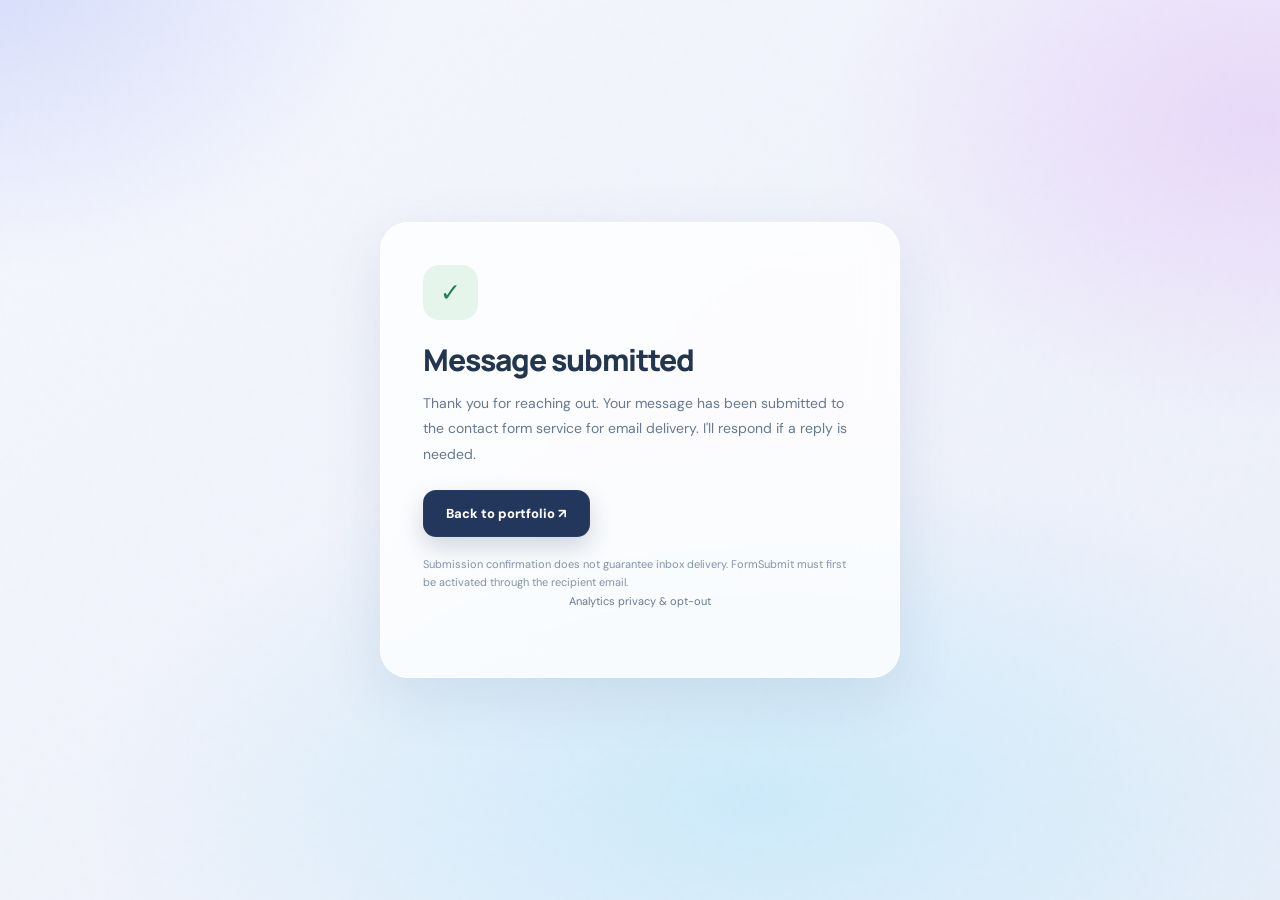
<file: contact-success.html>
<!doctype html>
<html lang="en"><head><meta charset="utf-8"><meta name="viewport" content="width=device-width,initial-scale=1">
<meta name="robots" content="noindex,nofollow"><meta name="theme-color" content="#edf1fa">
<title>Message Submitted | Hifza Moin</title>
<link rel="stylesheet" href="styles.css">
<style>
body{min-height:100vh;display:flex;align-items:center;justify-content:center;padding:24px}
.message-card{width:min(100%,520px);border-radius:28px;background:rgba(255,255,255,.78);border:1px solid #fff;padding:42px;box-shadow:0 18px 60px rgba(49,73,119,.11);backdrop-filter:blur(18px)}
.message-icon{width:55px;height:55px;border-radius:16px;background:#e6f5ec;color:#238158;display:grid;place-items:center;font-size:25px}
.message-card h1{font:800 30px/1.2 Manrope,sans-serif;letter-spacing:-1px;margin:22px 0 13px;color:#233650}
.message-card p{font-size:14px;line-height:1.8;color:#677890;margin:0 0 23px}
.message-card small{display:block;color:#8292a8;font-size:11px;line-height:1.7;margin-top:18px}
@media(max-width:560px){.message-card{padding:30px 25px}}
</style><link rel="icon" type="image/svg+xml" href="favicon.svg?v=1"></head>
<body><main class="message-card"><div class="message-icon" aria-hidden="true">✓</div><h1>Message submitted</h1><p>Thank you for reaching out. Your message has been submitted to the contact form service for email delivery. I'll respond if a reply is needed.</p><a class="btn primary" href="index.html">Back to portfolio ↗</a><small>Submission confirmation does not guarantee inbox delivery. FormSubmit must first be activated through the recipient email.</small><p style="font-size:11px;text-align:center"><a href="/portfolio-insights/privacy.html">Analytics privacy &amp; opt-out</a></p></main><script defer src="/portfolio-insights/config.js"></script><script defer src="/portfolio-insights/init.js"></script></body></html>
</file>
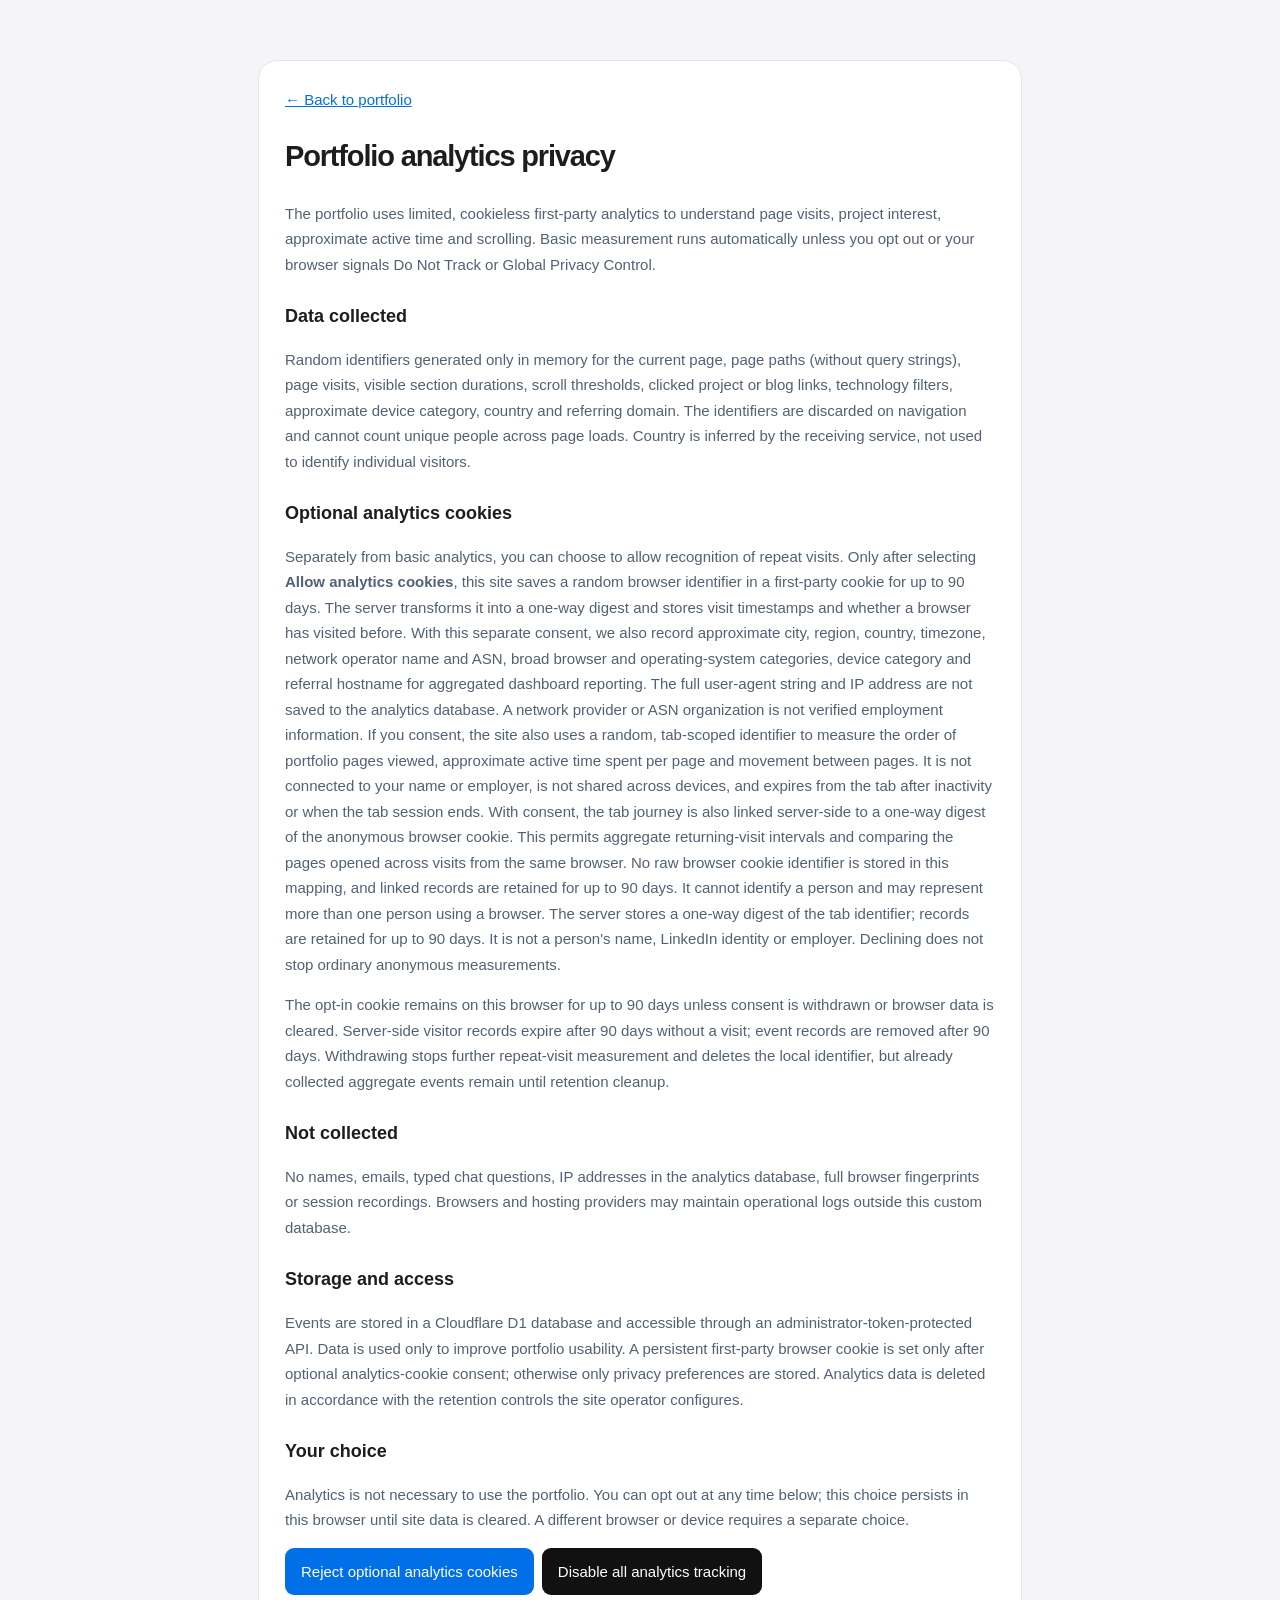
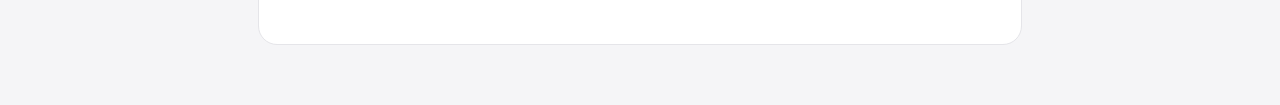
<file: portfolio-insights/privacy.html>
<!doctype html><html lang="en"><head>
<link rel="icon" type="image/x-icon" href="/favicon.svg?v=1"><meta charset="utf-8"><meta name="viewport" content="width=device-width,initial-scale=1"><title>Portfolio Analytics Privacy | Hifza Moin</title><style>body{background:#f5f5f7;color:#1d1d1f;font:15px/1.7 -apple-system,BlinkMacSystemFont,"Segoe UI",sans-serif;margin:0}.wrap{max-width:710px;margin:60px auto;padding:26px;background:#fff;border:1px solid #e5e5e9;border-radius:19px}h1{font-size:29px;letter-spacing:-.04em}h2{font-size:18px;margin:24px 0 5px}p,li{color:#526174}a{color:#0071e3}button{background:#111;color:#fff;border:0;border-radius:9px;padding:11px 16px;cursor:pointer;font:inherit}@media(max-width:750px){.wrap{margin:14px;padding:20px}}</style></head><body><main class="wrap"><a href="/">← Back to portfolio</a><h1>Portfolio analytics privacy</h1><p>The portfolio uses limited, cookieless first-party analytics to understand page visits, project interest, approximate active time and scrolling. Basic measurement runs automatically unless you opt out or your browser signals Do Not Track or Global Privacy Control.</p><h2>Data collected</h2><p>Random identifiers generated only in memory for the current page, page paths (without query strings), page visits, visible section durations, scroll thresholds, clicked project or blog links, technology filters, approximate device category, country and referring domain. The identifiers are discarded on navigation and cannot count unique people across page loads. Country is inferred by the receiving service, not used to identify individual visitors.</p><h2>Optional analytics cookies</h2><p>Separately from basic analytics, you can choose to allow recognition of repeat visits. Only after selecting <strong>Allow analytics cookies</strong>, this site saves a random browser identifier in a first-party cookie for up to 90 days. The server transforms it into a one-way digest and stores visit timestamps and whether a browser has visited before. With this separate consent, we also record approximate city, region, country, timezone, network operator name and ASN, broad browser and operating-system categories, device category and referral hostname for aggregated dashboard reporting. The full user-agent string and IP address are not saved to the analytics database. A network provider or ASN organization is not verified employment information. If you consent, the site also uses a random, tab-scoped identifier to measure the order of portfolio pages viewed, approximate active time spent per page and movement between pages. It is not connected to your name or employer, is not shared across devices, and expires from the tab after inactivity or when the tab session ends. With consent, the tab journey is also linked server-side to a one-way digest of the anonymous browser cookie. This permits aggregate returning-visit intervals and comparing the pages opened across visits from the same browser. No raw browser cookie identifier is stored in this mapping, and linked records are retained for up to 90 days. It cannot identify a person and may represent more than one person using a browser. The server stores a one-way digest of the tab identifier; records are retained for up to 90 days. It is not a person's name, LinkedIn identity or employer. Declining does not stop ordinary anonymous measurements.</p><p>The opt-in cookie remains on this browser for up to 90 days unless consent is withdrawn or browser data is cleared. Server-side visitor records expire after 90 days without a visit; event records are removed after 90 days. Withdrawing stops further repeat-visit measurement and deletes the local identifier, but already collected aggregate events remain until retention cleanup.</p><h2>Not collected</h2><p>No names, emails, typed chat questions, IP addresses in the analytics database, full browser fingerprints or session recordings. Browsers and hosting providers may maintain operational logs outside this custom database.</p><h2>Storage and access</h2><p>Events are stored in a Cloudflare D1 database and accessible through an administrator-token-protected API. Data is used only to improve portfolio usability. A persistent first-party browser cookie is set only after optional analytics-cookie consent; otherwise only privacy preferences are stored. Analytics data is deleted in accordance with the retention controls the site operator configures.</p><h2>Your choice</h2><p>Analytics is not necessary to use the portfolio. You can opt out at any time below; this choice persists in this browser until site data is cleared. A different browser or device requires a separate choice.</p><button type="button" id="withdraw-repeat" style="margin-right:8px;margin-bottom:8px;background:#006fe8">Reject optional analytics cookies</button><button type="button" id="withdraw">Disable all analytics tracking</button><p id="result" role="status"></p></main><script>
function clearRepeat(){document.cookie='portfolio_returning_browser=; Max-Age=0; Path=/; SameSite=Lax; Secure';try{localStorage.setItem('portfolio_journey_consent_v3','no');localStorage.setItem('portfolio_visitor_details_consent_v2','no');sessionStorage.removeItem('portfolio_journey_tab_v1');localStorage.setItem('portfolio_repeat_consent_v1','no');localStorage.removeItem('portfolio_repeat_id_v1')}catch{}}
document.getElementById('withdraw-repeat').addEventListener('click',()=>{clearRepeat();document.getElementById('result').textContent='Optional analytics cookie removed. Basic cookieless analytics remains unchanged.'});
document.getElementById('withdraw').addEventListener('click',()=>{clearRepeat();try{localStorage.setItem('portfolio_analytics_consent','no');localStorage.removeItem('portfolio_visitor_v1');sessionStorage.removeItem('portfolio_session_v1')}catch{}document.getElementById('result').textContent='Analytics tracking is disabled for this browser.'});
</script></body></html>
</file>
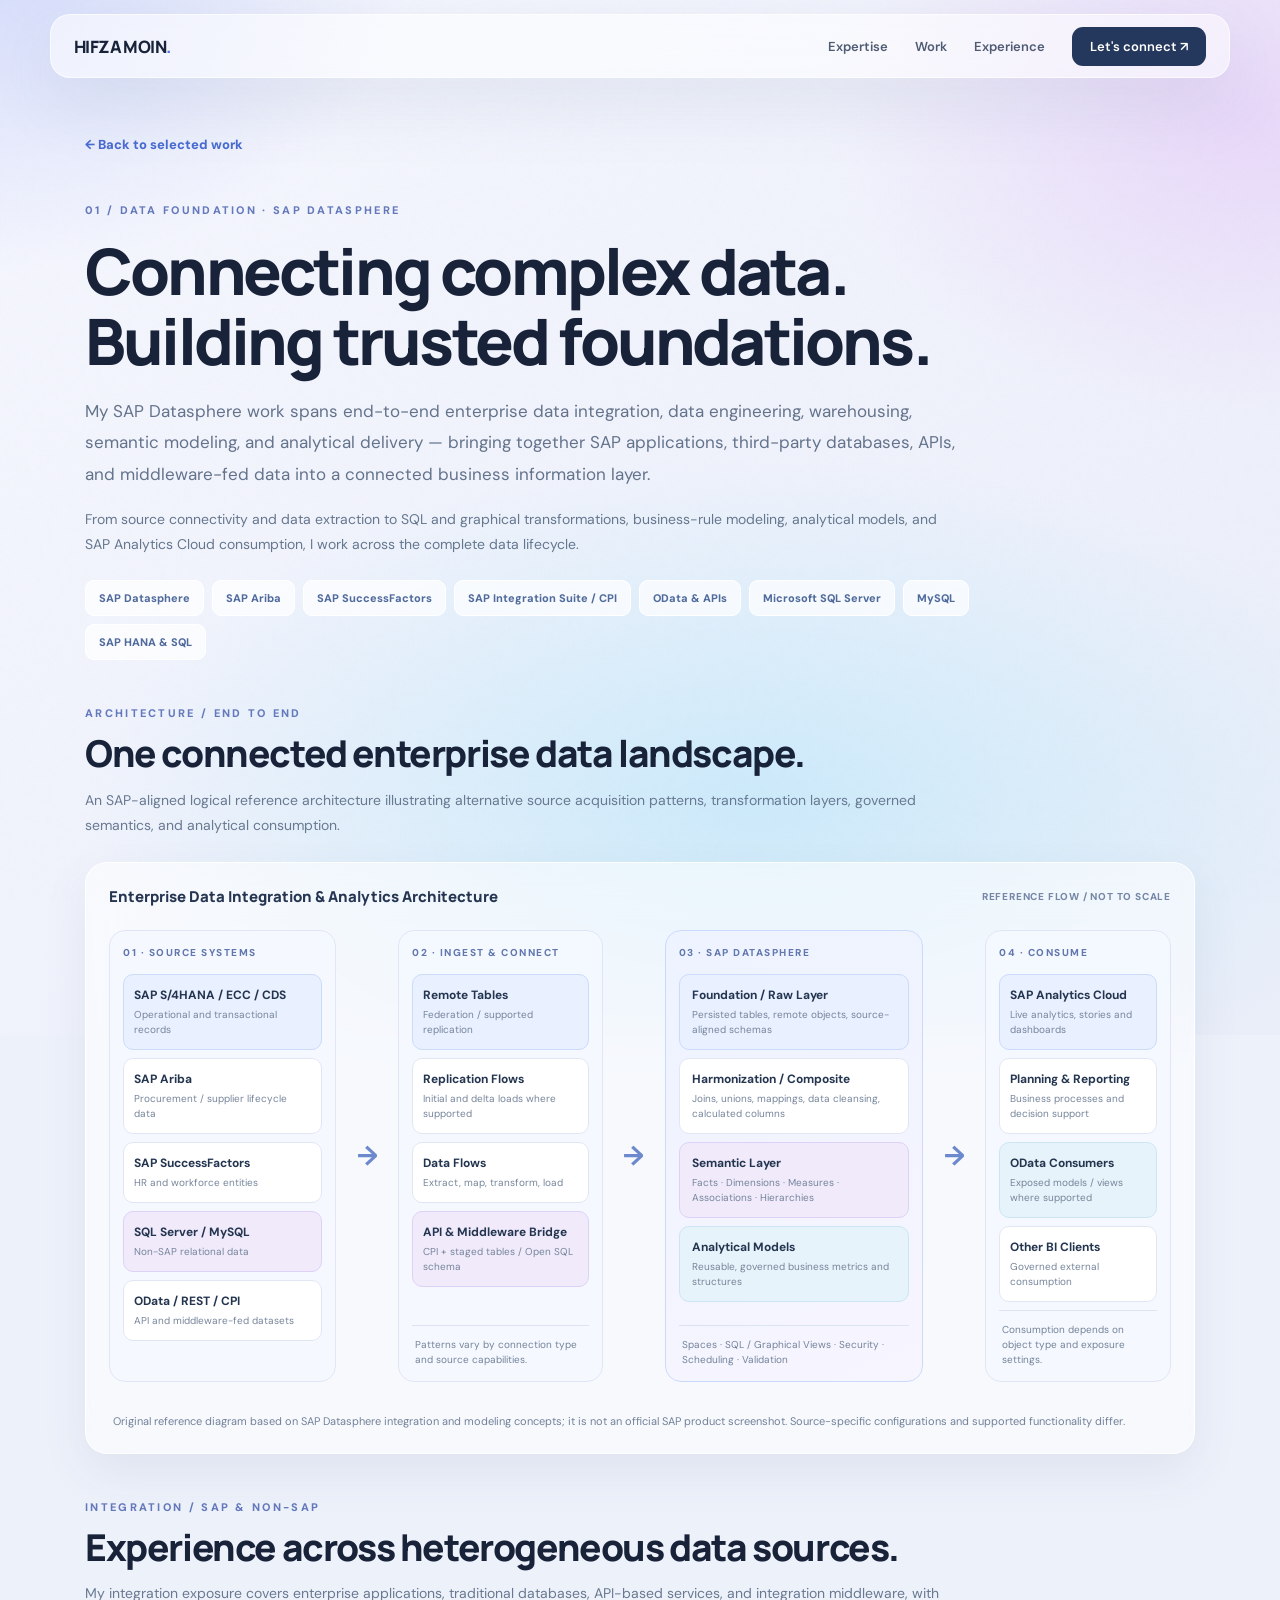
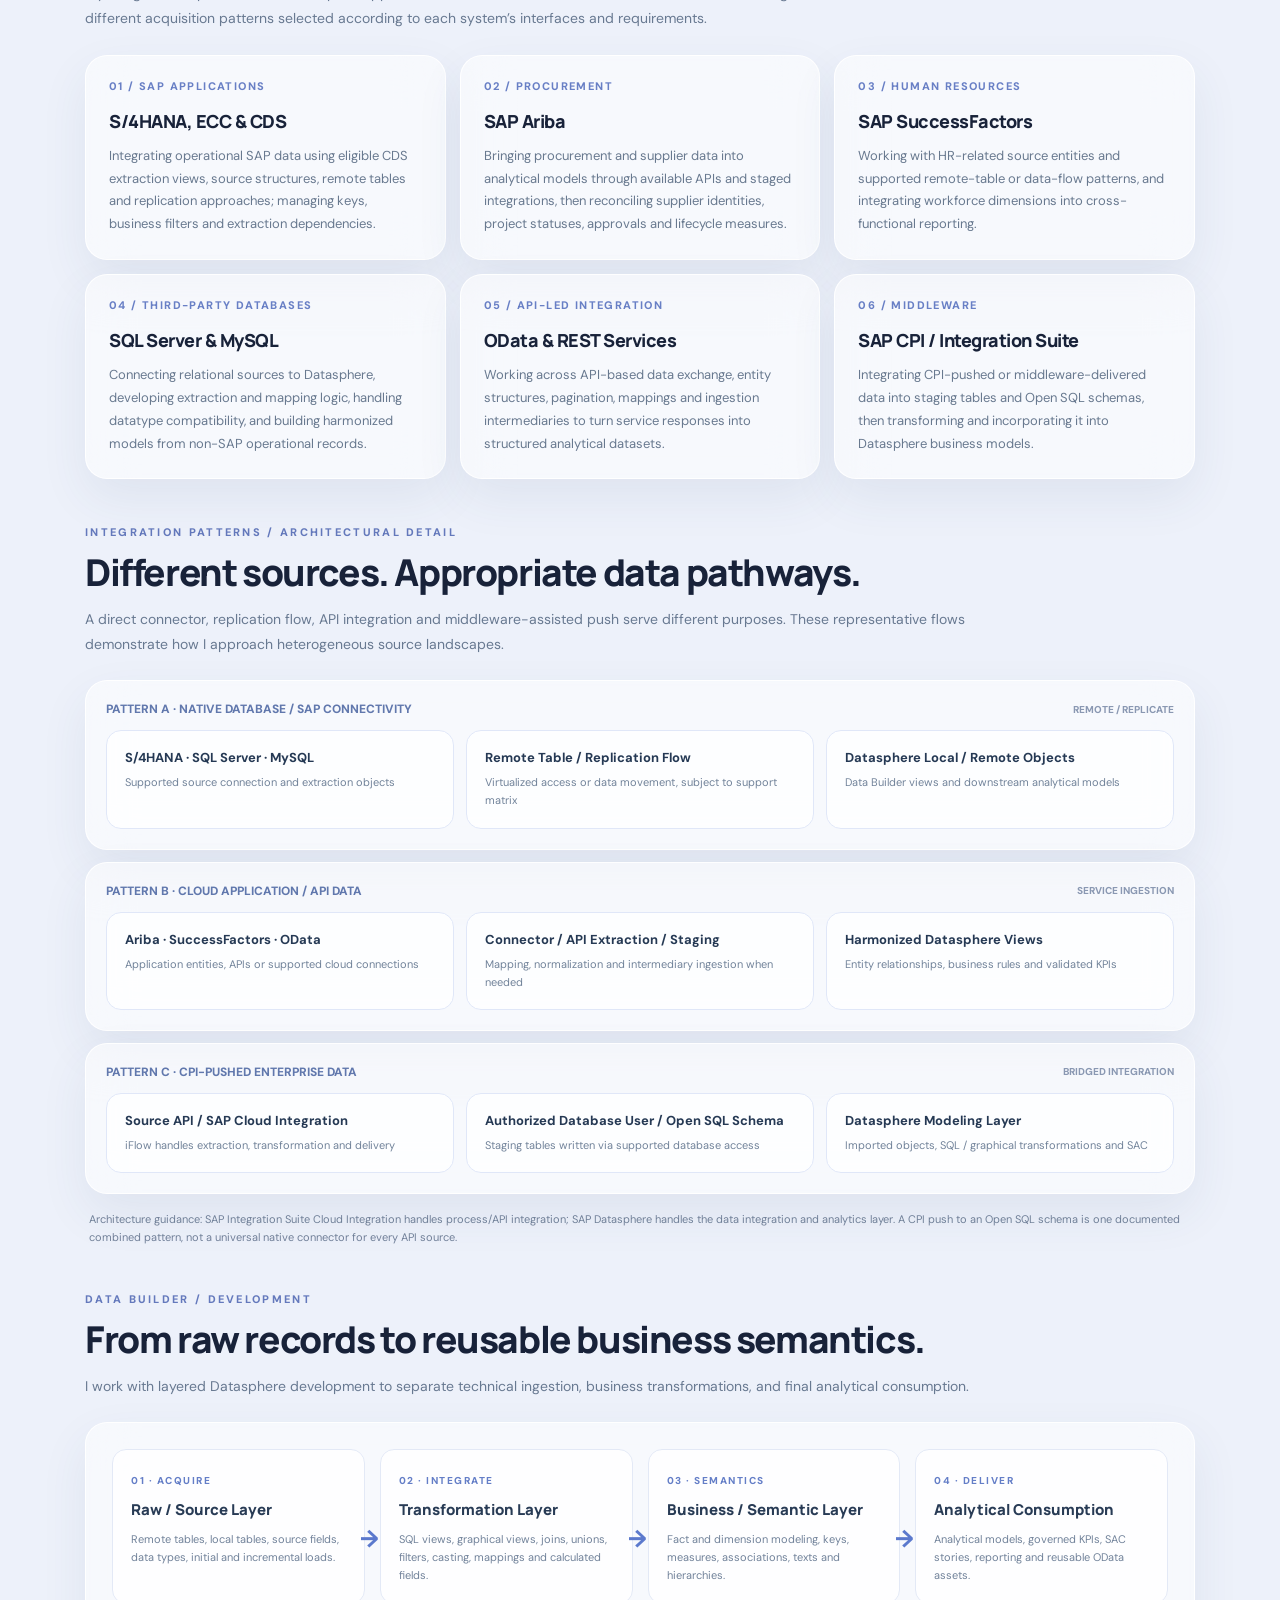
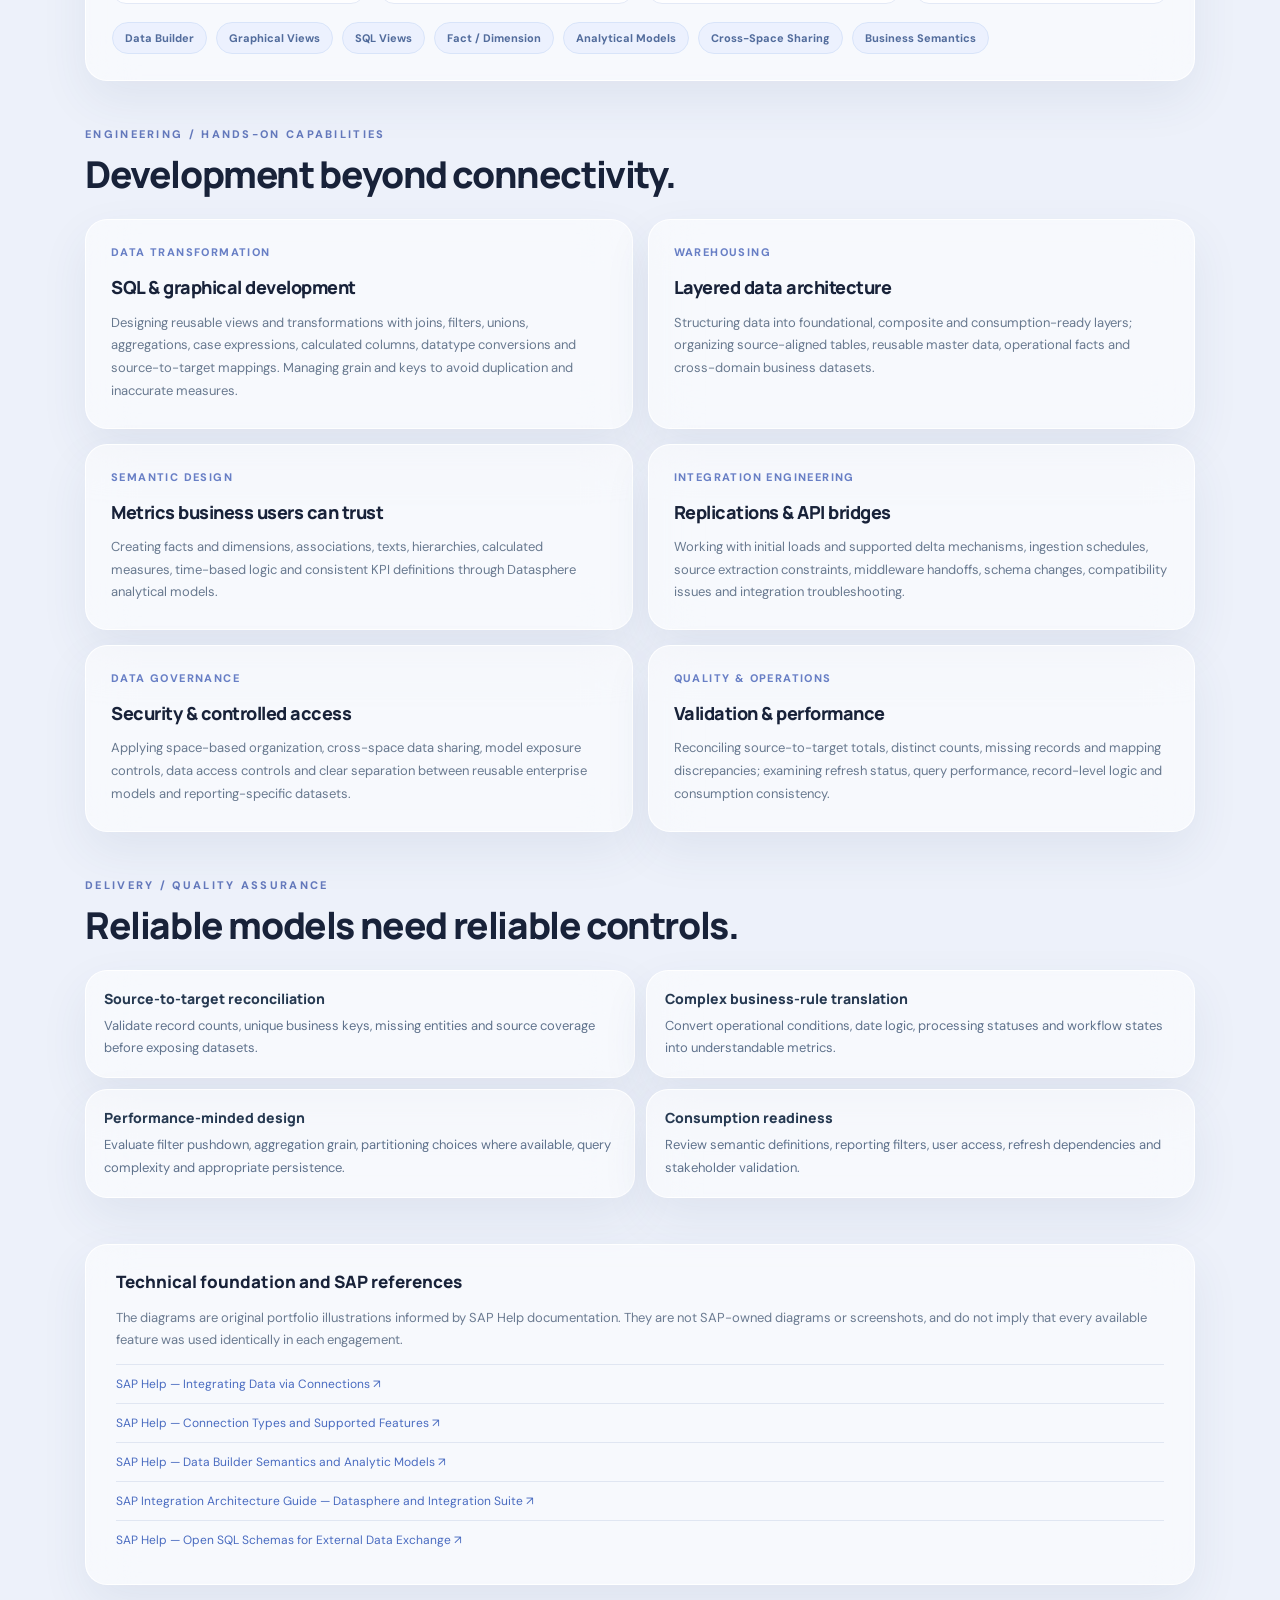
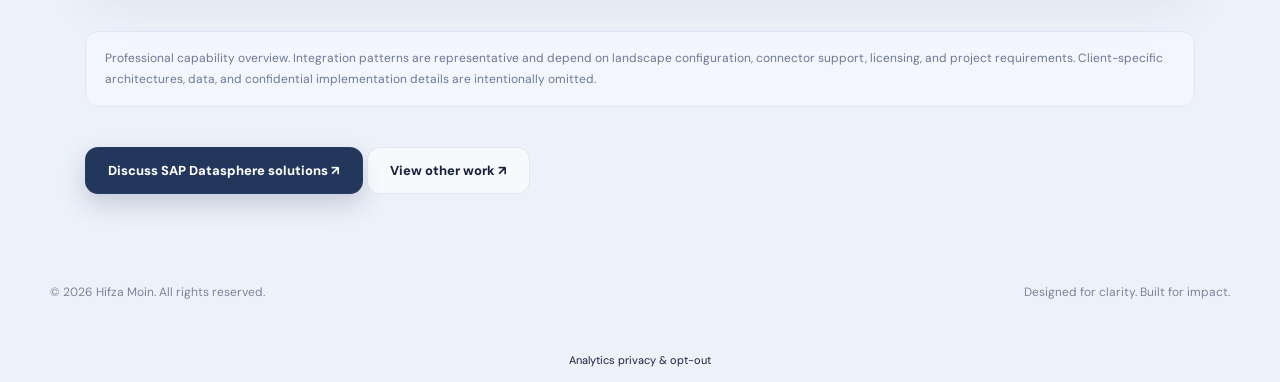
<file: projects/datasphere.html>
<!doctype html>
<html lang="en"><head><meta charset="utf-8"><meta name="viewport" content="width=device-width,initial-scale=1"><meta name="theme-color" content="#edf1fa"><meta name="description" content="Hifza Moin — SAP Datasphere implementation, SAP and non-SAP integration, Ariba, SuccessFactors, CPI, OData, SQL Server, MySQL, layered modeling, analytical models, and governance."><title>SAP Datasphere | Data Engineering & Integration — Hifza Moin</title><link rel="stylesheet" href="../styles.css">
<style>
.ds-page{max-width:1110px;margin:0 auto;padding:55px 0 90px}.ds-back{font-size:13px;color:#486bd1;font-weight:800}.ds-intro{margin:49px 0 34px;max-width:920px}.ds-kicker{font-size:11px;letter-spacing:2.3px;color:#6479bc;text-transform:uppercase;font-weight:800}.ds-intro h1{font:800 clamp(38px,5vw,66px)/1.1 Manrope,sans-serif;letter-spacing:-2.8px;margin:19px 0}.ds-intro .ds-lead{font-size:17px;line-height:1.85;color:#63738b;max-width:900px}.ds-intro .ds-line{max-width:860px;font-size:14px;line-height:1.8;color:#65778f}.ds-tags{display:flex;flex-wrap:wrap;gap:8px;margin-top:23px}.ds-tag{font-size:11px;font-weight:800;color:#506a9c;background:rgba(255,255,255,.7);border:1px solid #fff;border-radius:9px;padding:10px 13px}.ds-section{margin:46px 0}.ds-section-header{margin:0 0 23px}.ds-section-header h2{font:800 clamp(26px,3vw,37px)/1.18 Manrope,sans-serif;letter-spacing:-1.4px;margin:12px 0}.ds-section-header p{font-size:14px;line-height:1.8;color:#687991;max-width:900px;margin:0}.ds-glass{background:rgba(255,255,255,.55);border:1px solid rgba(255,255,255,.9);box-shadow:0 19px 48px rgba(53,75,120,.08);border-radius:22px;backdrop-filter:blur(24px);-webkit-backdrop-filter:blur(24px)}.ds-caption{font-size:11px;color:#728199;line-height:1.65;margin:16px 4px 0}
.ds-arch{padding:23px}.ds-arch-header{display:flex;align-items:center;justify-content:space-between;gap:15px;margin-bottom:18px}.ds-arch-header strong{font:800 15px Manrope;color:#263652}.ds-arch-header span{font-size:10px;color:#7586a6;font-weight:800;letter-spacing:.8px}.ds-arch-scroll{overflow-x:auto;padding:5px 0 14px}.ds-arch-layout{min-width:875px;display:grid;grid-template-columns:1.1fr 46px .99fr 46px 1.25fr 46px .9fr;gap:8px;align-items:stretch}.ds-stack{border:1px solid #e0e6f5;border-radius:16px;background:rgba(245,248,255,.83);padding:13px;min-height:338px;display:flex;flex-direction:column;gap:8px}.ds-stack-label{font-size:10px;letter-spacing:1.5px;font-weight:800;color:#6277ad;margin:2px 0 7px}.ds-node{border:1px solid #e0e6f2;border-radius:10px;background:white;padding:12px 10px}.ds-node strong{font-size:12px;color:#243550;display:block;margin-bottom:4px}.ds-node small{font-size:10px;color:#76859b;line-height:1.5;display:block}.ds-node.accent{background:#e9f0ff;border-color:#cbdbfa}.ds-node.violet{background:#f0eafb;border-color:#ddd1f6}.ds-node.blue{background:#e6f3fa;border-color:#cce5f3}.ds-connector{display:flex;align-items:center;justify-content:center;color:#6d89cd;font-size:27px;font-weight:700}.ds-stack.heart{background:linear-gradient(155deg,#edf3ff,#f7f5ff);border-color:#cbdafb}.ds-stack.heart .ds-node{padding:12px}.ds-stack.heart .ds-node strong{font-size:12px}.ds-row{display:grid;grid-template-columns:1fr 1fr;gap:9px}.ds-footnote{margin-top:auto;border-top:1px solid #dce4f3;padding:11px 3px 1px;font-size:10px;line-height:1.5;color:#74839a}
.ds-grid{display:grid;grid-template-columns:repeat(3,minmax(0,1fr));gap:14px}.ds-card{padding:23px;min-width:0}.ds-card .num{font-size:11px;font-weight:800;letter-spacing:1.4px;color:#687fc5}.ds-card h3{font:800 18px/1.35 Manrope;margin:16px 0 12px;letter-spacing:-.5px}.ds-card p,.ds-card li{color:#68798f;font-size:13px;line-height:1.75}.ds-card p{margin:0}.ds-card ul{padding-left:17px;margin:12px 0 0}.ds-card li{margin:5px 0}
.ds-pattern{display:grid;grid-template-columns:minmax(210px,1fr) minmax(200px,1fr) minmax(210px,1fr);align-items:stretch;gap:12px;margin-top:13px}.ds-pattern .ds-flow-block{padding:18px;border-radius:15px;background:rgba(255,255,255,.77);border:1px solid #e0e7f8}.ds-pattern strong{font-size:13px;color:#253954;display:block}.ds-pattern small{font-size:11px;color:#71839a;display:block;line-height:1.65;margin-top:7px}.ds-flow-arrow{display:none}.ds-pattern-wrap{padding:20px;margin-top:12px}.ds-pattern-name{display:flex;justify-content:space-between;align-items:center;font-size:12px;font-weight:800;color:#6178ad;gap:10px}.ds-pattern-name span:last-child{font-size:10px;color:#8a98b2}
.ds-model{padding:26px}.ds-model-lanes{display:grid;grid-template-columns:repeat(4,1fr);gap:15px;align-items:stretch}.ds-model-lane{background:rgba(255,255,255,.78);border:1px solid #e3e9f6;border-radius:14px;padding:18px;position:relative}.ds-model-lane:not(:last-child):after{content:"→";position:absolute;right:-15px;top:48%;z-index:2;color:#5b79cd;font-size:24px;font-weight:800}.ds-model-lane .index{font-size:10px;color:#647ec7;font-weight:800;letter-spacing:1.5px}.ds-model-lane strong{display:block;font:800 15px Manrope;color:#283b55;margin:10px 0}.ds-model-lane small{color:#71829a;font-size:11px;line-height:1.65;display:block}.ds-model-elements{margin-top:18px;display:flex;flex-wrap:wrap;gap:9px}.ds-chip{display:inline-flex;align-items:center;background:#ecf1fe;border:1px solid #d8e4f9;color:#526c9c;border-radius:99px;padding:8px 12px;font-size:11px;font-weight:750}
.ds-build{display:grid;grid-template-columns:repeat(2,minmax(0,1fr));gap:15px}.ds-build .ds-card{padding:25px}.ds-checks{display:grid;grid-template-columns:repeat(2,1fr);gap:11px}.ds-check{padding:18px;font-size:13px;line-height:1.7;color:#5f728c}.ds-check strong{display:block;font:800 14px Manrope;color:#263951;margin-bottom:7px}.ds-sources{padding:25px 30px}.ds-sources h3{font:800 17px Manrope;margin:0 0 14px}.ds-sources p{font-size:13px;line-height:1.75;color:#6b7b91;margin:0 0 12px}.ds-sources a{display:block;font-size:12px;color:#496bc0;padding:10px 0;border-top:1px solid #e0e6f2;line-height:1.5}.ds-sources a:hover{text-decoration:underline}.ds-warning{font-size:12px;color:#6b7991;line-height:1.75;padding:16px 19px;background:rgba(245,247,255,.82);border-radius:13px;border:1px solid #e0e6f5}.ds-cta{margin-top:40px}
@media(max-width:880px){.ds-grid{grid-template-columns:repeat(2,1fr)}.ds-arch-layout{min-width:820px}.ds-model-lanes{grid-template-columns:repeat(2,1fr)}.ds-model-lane:after{display:none}}
@media(max-width:640px){.ds-page{padding:35px 0 60px}.ds-intro{margin:34px 0 22px}.ds-intro h1{font-size:38px;letter-spacing:-1.8px}.ds-intro .ds-lead{font-size:15px}.ds-arch{padding:14px}.ds-arch-header{align-items:start;flex-direction:column}.ds-grid,.ds-build,.ds-checks{grid-template-columns:1fr}.ds-model-lanes{grid-template-columns:1fr}.ds-pattern{grid-template-columns:1fr}.ds-section{margin:34px 0}.ds-sources{padding:20px}.ds-model{padding:18px}.ds-card{padding:20px}.navlinks>a:not(.nav-cta){display:none}}
</style><link rel="icon" type="image/svg+xml" href="../favicon.svg?v=1"><link rel="canonical" href="https://hifzamoinn.github.io/projects/datasphere.html"><meta property="og:type" content="website"><meta property="og:site_name" content="Hifza Moin Portfolio"><meta property="og:url" content="https://hifzamoinn.github.io/projects/datasphere.html"><meta property="og:title" content="SAP Datasphere Engineering | Hifza Moin"><meta property="og:description" content="SAP and non-SAP integration, data engineering, semantic modeling, Ariba, SuccessFactors, OData, CPI, SQL Server, MySQL and enterprise analytics."><meta property="og:image" content="https://hifzamoinn.github.io/assets/social/hifza-portfolio-card.png"><meta property="og:image:secure_url" content="https://hifzamoinn.github.io/assets/social/hifza-portfolio-card.png"><meta property="og:image:type" content="image/png"><meta property="og:image:width" content="1200"><meta property="og:image:height" content="630"><meta property="og:image:alt" content="Hifza Moin SAP Data and Analytics Consultant portfolio social sharing card with HM monogram"><meta name="twitter:card" content="summary_large_image"><meta name="twitter:title" content="SAP Datasphere Engineering | Hifza Moin"><meta name="twitter:description" content="SAP and non-SAP integration, data engineering, semantic modeling, Ariba, SuccessFactors, OData, CPI, SQL Server, MySQL and enterprise analytics."><meta name="twitter:image" content="https://hifzamoinn.github.io/assets/social/hifza-portfolio-card.png"></head><body>
<nav class="nav glass" aria-label="Main navigation"><a class="brand" href="../index.html">HIFZA MOIN<span class="dot">.</span></a><div class="navlinks"><a href="../index.html#expertise">Expertise</a><a href="../index.html#projects">Work</a><a href="../index.html#clients">Experience</a><a class="nav-cta" href="../index.html#contact">Let's connect ↗</a></div></nav>
<main class="shell"><div class="ds-page">
<a class="ds-back" href="../index.html#projects">← Back to selected work</a>
<header class="ds-intro"><div class="ds-kicker">01 / DATA FOUNDATION · SAP DATASPHERE</div><h1>Connecting complex data.<br>Building trusted foundations.</h1><p class="ds-lead">My SAP Datasphere work spans end-to-end enterprise data integration, data engineering, warehousing, semantic modeling, and analytical delivery — bringing together SAP applications, third-party databases, APIs, and middleware-fed data into a connected business information layer.</p><p class="ds-line">From source connectivity and data extraction to SQL and graphical transformations, business-rule modeling, analytical models, and SAP Analytics Cloud consumption, I work across the complete data lifecycle.</p><div class="ds-tags"><span class="ds-tag">SAP Datasphere</span><span class="ds-tag">SAP Ariba</span><span class="ds-tag">SAP SuccessFactors</span><span class="ds-tag">SAP Integration Suite / CPI</span><span class="ds-tag">OData & APIs</span><span class="ds-tag">Microsoft SQL Server</span><span class="ds-tag">MySQL</span><span class="ds-tag">SAP HANA & SQL</span></div></header>
<section class="ds-section" aria-labelledby="architecture-heading"><div class="ds-section-header"><div class="ds-kicker">ARCHITECTURE / END TO END</div><h2 id="architecture-heading">One connected enterprise data landscape.</h2><p>An SAP-aligned logical reference architecture illustrating alternative source acquisition patterns, transformation layers, governed semantics, and analytical consumption.</p></div>
<div class="ds-arch ds-glass"><div class="ds-arch-header"><strong>Enterprise Data Integration & Analytics Architecture</strong><span>REFERENCE FLOW / NOT TO SCALE</span></div><div class="ds-arch-scroll" tabindex="0" aria-label="Horizontally scrollable data architecture diagram"><div class="ds-arch-layout">
<div class="ds-stack"><div class="ds-stack-label">01 · SOURCE SYSTEMS</div><div class="ds-node accent"><strong>SAP S/4HANA / ECC / CDS</strong><small>Operational and transactional records</small></div><div class="ds-node"><strong>SAP Ariba</strong><small>Procurement / supplier lifecycle data</small></div><div class="ds-node"><strong>SAP SuccessFactors</strong><small>HR and workforce entities</small></div><div class="ds-node violet"><strong>SQL Server / MySQL</strong><small>Non-SAP relational data</small></div><div class="ds-node"><strong>OData / REST / CPI</strong><small>API and middleware-fed datasets</small></div></div>
<div class="ds-connector" aria-hidden="true">→</div>
<div class="ds-stack"><div class="ds-stack-label">02 · INGEST & CONNECT</div><div class="ds-node accent"><strong>Remote Tables</strong><small>Federation / supported replication</small></div><div class="ds-node"><strong>Replication Flows</strong><small>Initial and delta loads where supported</small></div><div class="ds-node"><strong>Data Flows</strong><small>Extract, map, transform, load</small></div><div class="ds-node violet"><strong>API & Middleware Bridge</strong><small>CPI + staged tables / Open SQL schema</small></div><div class="ds-footnote">Patterns vary by connection type and source capabilities.</div></div>
<div class="ds-connector" aria-hidden="true">→</div>
<div class="ds-stack heart"><div class="ds-stack-label">03 · SAP DATASPHERE</div><div class="ds-node accent"><strong>Foundation / Raw Layer</strong><small>Persisted tables, remote objects, source-aligned schemas</small></div><div class="ds-node"><strong>Harmonization / Composite</strong><small>Joins, unions, mappings, data cleansing, calculated columns</small></div><div class="ds-node violet"><strong>Semantic Layer</strong><small>Facts · Dimensions · Measures · Associations · Hierarchies</small></div><div class="ds-node blue"><strong>Analytical Models</strong><small>Reusable, governed business metrics and structures</small></div><div class="ds-footnote">Spaces · SQL / Graphical Views · Security · Scheduling · Validation</div></div>
<div class="ds-connector" aria-hidden="true">→</div>
<div class="ds-stack"><div class="ds-stack-label">04 · CONSUME</div><div class="ds-node accent"><strong>SAP Analytics Cloud</strong><small>Live analytics, stories and dashboards</small></div><div class="ds-node"><strong>Planning & Reporting</strong><small>Business processes and decision support</small></div><div class="ds-node blue"><strong>OData Consumers</strong><small>Exposed models / views where supported</small></div><div class="ds-node"><strong>Other BI Clients</strong><small>Governed external consumption</small></div><div class="ds-footnote">Consumption depends on object type and exposure settings.</div></div>
</div></div><p class="ds-caption">Original reference diagram based on SAP Datasphere integration and modeling concepts; it is not an official SAP product screenshot. Source-specific configurations and supported functionality differ.</p></div></section>
<section class="ds-section"><div class="ds-section-header"><div class="ds-kicker">INTEGRATION / SAP & NON-SAP</div><h2>Experience across heterogeneous data sources.</h2><p>My integration exposure covers enterprise applications, traditional databases, API-based services, and integration middleware, with different acquisition patterns selected according to each system’s interfaces and requirements.</p></div>
<div class="ds-grid">
<article class="ds-card ds-glass"><div class="num">01 / SAP APPLICATIONS</div><h3>S/4HANA, ECC & CDS</h3><p>Integrating operational SAP data using eligible CDS extraction views, source structures, remote tables and replication approaches; managing keys, business filters and extraction dependencies.</p></article>
<article class="ds-card ds-glass"><div class="num">02 / PROCUREMENT</div><h3>SAP Ariba</h3><p>Bringing procurement and supplier data into analytical models through available APIs and staged integrations, then reconciling supplier identities, project statuses, approvals and lifecycle measures.</p></article>
<article class="ds-card ds-glass"><div class="num">03 / HUMAN RESOURCES</div><h3>SAP SuccessFactors</h3><p>Working with HR-related source entities and supported remote-table or data-flow patterns, and integrating workforce dimensions into cross-functional reporting.</p></article>
<article class="ds-card ds-glass"><div class="num">04 / THIRD-PARTY DATABASES</div><h3>SQL Server & MySQL</h3><p>Connecting relational sources to Datasphere, developing extraction and mapping logic, handling datatype compatibility, and building harmonized models from non-SAP operational records.</p></article>
<article class="ds-card ds-glass"><div class="num">05 / API-LED INTEGRATION</div><h3>OData & REST Services</h3><p>Working across API-based data exchange, entity structures, pagination, mappings and ingestion intermediaries to turn service responses into structured analytical datasets.</p></article>
<article class="ds-card ds-glass"><div class="num">06 / MIDDLEWARE</div><h3>SAP CPI / Integration Suite</h3><p>Integrating CPI-pushed or middleware-delivered data into staging tables and Open SQL schemas, then transforming and incorporating it into Datasphere business models.</p></article>
</div></section>
<section class="ds-section"><div class="ds-section-header"><div class="ds-kicker">INTEGRATION PATTERNS / ARCHITECTURAL DETAIL</div><h2>Different sources. Appropriate data pathways.</h2><p>A direct connector, replication flow, API integration and middleware-assisted push serve different purposes. These representative flows demonstrate how I approach heterogeneous source landscapes.</p></div>
<div class="ds-pattern-wrap ds-glass"><div class="ds-pattern-name"><span>PATTERN A · NATIVE DATABASE / SAP CONNECTIVITY</span><span>REMOTE / REPLICATE</span></div><div class="ds-pattern"><div class="ds-flow-block"><strong>S/4HANA · SQL Server · MySQL</strong><small>Supported source connection and extraction objects</small></div><div class="ds-flow-block"><strong>Remote Table / Replication Flow</strong><small>Virtualized access or data movement, subject to support matrix</small></div><div class="ds-flow-block"><strong>Datasphere Local / Remote Objects</strong><small>Data Builder views and downstream analytical models</small></div></div></div>
<div class="ds-pattern-wrap ds-glass"><div class="ds-pattern-name"><span>PATTERN B · CLOUD APPLICATION / API DATA</span><span>SERVICE INGESTION</span></div><div class="ds-pattern"><div class="ds-flow-block"><strong>Ariba · SuccessFactors · OData</strong><small>Application entities, APIs or supported cloud connections</small></div><div class="ds-flow-block"><strong>Connector / API Extraction / Staging</strong><small>Mapping, normalization and intermediary ingestion when needed</small></div><div class="ds-flow-block"><strong>Harmonized Datasphere Views</strong><small>Entity relationships, business rules and validated KPIs</small></div></div></div>
<div class="ds-pattern-wrap ds-glass"><div class="ds-pattern-name"><span>PATTERN C · CPI-PUSHED ENTERPRISE DATA</span><span>BRIDGED INTEGRATION</span></div><div class="ds-pattern"><div class="ds-flow-block"><strong>Source API / SAP Cloud Integration</strong><small>iFlow handles extraction, transformation and delivery</small></div><div class="ds-flow-block"><strong>Authorized Database User / Open SQL Schema</strong><small>Staging tables written via supported database access</small></div><div class="ds-flow-block"><strong>Datasphere Modeling Layer</strong><small>Imported objects, SQL / graphical transformations and SAC</small></div></div></div>
<p class="ds-caption">Architecture guidance: SAP Integration Suite Cloud Integration handles process/API integration; SAP Datasphere handles the data integration and analytics layer. A CPI push to an Open SQL schema is one documented combined pattern, not a universal native connector for every API source.</p></section>
<section class="ds-section"><div class="ds-section-header"><div class="ds-kicker">DATA BUILDER / DEVELOPMENT</div><h2>From raw records to reusable business semantics.</h2><p>I work with layered Datasphere development to separate technical ingestion, business transformations, and final analytical consumption.</p></div><div class="ds-model ds-glass"><div class="ds-model-lanes"><div class="ds-model-lane"><span class="index">01 · ACQUIRE</span><strong>Raw / Source Layer</strong><small>Remote tables, local tables, source fields, data types, initial and incremental loads.</small></div><div class="ds-model-lane"><span class="index">02 · INTEGRATE</span><strong>Transformation Layer</strong><small>SQL views, graphical views, joins, unions, filters, casting, mappings and calculated fields.</small></div><div class="ds-model-lane"><span class="index">03 · SEMANTICS</span><strong>Business / Semantic Layer</strong><small>Fact and dimension modeling, keys, measures, associations, texts and hierarchies.</small></div><div class="ds-model-lane"><span class="index">04 · DELIVER</span><strong>Analytical Consumption</strong><small>Analytical models, governed KPIs, SAC stories, reporting and reusable OData assets.</small></div></div><div class="ds-model-elements"><span class="ds-chip">Data Builder</span><span class="ds-chip">Graphical Views</span><span class="ds-chip">SQL Views</span><span class="ds-chip">Fact / Dimension</span><span class="ds-chip">Analytical Models</span><span class="ds-chip">Cross-Space Sharing</span><span class="ds-chip">Business Semantics</span></div></div></section>
<section class="ds-section"><div class="ds-section-header"><div class="ds-kicker">ENGINEERING / HANDS-ON CAPABILITIES</div><h2>Development beyond connectivity.</h2></div><div class="ds-build">
<div class="ds-card ds-glass"><div class="num">DATA TRANSFORMATION</div><h3>SQL & graphical development</h3><p>Designing reusable views and transformations with joins, filters, unions, aggregations, case expressions, calculated columns, datatype conversions and source-to-target mappings. Managing grain and keys to avoid duplication and inaccurate measures.</p></div>
<div class="ds-card ds-glass"><div class="num">WAREHOUSING</div><h3>Layered data architecture</h3><p>Structuring data into foundational, composite and consumption-ready layers; organizing source-aligned tables, reusable master data, operational facts and cross-domain business datasets.</p></div>
<div class="ds-card ds-glass"><div class="num">SEMANTIC DESIGN</div><h3>Metrics business users can trust</h3><p>Creating facts and dimensions, associations, texts, hierarchies, calculated measures, time-based logic and consistent KPI definitions through Datasphere analytical models.</p></div>
<div class="ds-card ds-glass"><div class="num">INTEGRATION ENGINEERING</div><h3>Replications & API bridges</h3><p>Working with initial loads and supported delta mechanisms, ingestion schedules, source extraction constraints, middleware handoffs, schema changes, compatibility issues and integration troubleshooting.</p></div>
<div class="ds-card ds-glass"><div class="num">DATA GOVERNANCE</div><h3>Security & controlled access</h3><p>Applying space-based organization, cross-space data sharing, model exposure controls, data access controls and clear separation between reusable enterprise models and reporting-specific datasets.</p></div>
<div class="ds-card ds-glass"><div class="num">QUALITY & OPERATIONS</div><h3>Validation & performance</h3><p>Reconciling source-to-target totals, distinct counts, missing records and mapping discrepancies; examining refresh status, query performance, record-level logic and consumption consistency.</p></div>
</div></section>
<section class="ds-section"><div class="ds-section-header"><div class="ds-kicker">DELIVERY / QUALITY ASSURANCE</div><h2>Reliable models need reliable controls.</h2></div><div class="ds-checks"><div class="ds-check ds-glass"><strong>Source-to-target reconciliation</strong>Validate record counts, unique business keys, missing entities and source coverage before exposing datasets.</div><div class="ds-check ds-glass"><strong>Complex business-rule translation</strong>Convert operational conditions, date logic, processing statuses and workflow states into understandable metrics.</div><div class="ds-check ds-glass"><strong>Performance-minded design</strong>Evaluate filter pushdown, aggregation grain, partitioning choices where available, query complexity and appropriate persistence.</div><div class="ds-check ds-glass"><strong>Consumption readiness</strong>Review semantic definitions, reporting filters, user access, refresh dependencies and stakeholder validation.</div></div></section>
<section class="ds-section"><div class="ds-sources ds-glass"><h3>Technical foundation and SAP references</h3><p>The diagrams are original portfolio illustrations informed by SAP Help documentation. They are not SAP-owned diagrams or screenshots, and do not imply that every available feature was used identically in each engagement.</p>
<a href="https://help.sap.com/docs/SAP_DATASPHERE/be5967d099974c69b77f4549425ca4c0/eb85e157ab654152bd68a8714036e463.html" target="_blank" rel="noopener noreferrer">SAP Help — Integrating Data via Connections ↗</a>
<a href="https://help.sap.com/docs/SAP_DATASPHERE/be5967d099974c69b77f4549425ca4c0/94562426f30c475286f50a1e2b45e743.html" target="_blank" rel="noopener noreferrer">SAP Help — Connection Types and Supported Features ↗</a>
<a href="https://help.sap.com/docs/SAP_DATASPHERE/c8a54ee704e94e15926551293243fd1d/5c1e3d4a49554fcd8fcf199d664d1109.html" target="_blank" rel="noopener noreferrer">SAP Help — Data Builder Semantics and Analytic Models ↗</a>
<a href="https://help.sap.com/docs/sap-btp-guidance-framework/integration-architecture-guide/when-to-use-sap-integration-suite-vs-sap-datasphere" target="_blank" rel="noopener noreferrer">SAP Integration Architecture Guide — Datasphere and Integration Suite ↗</a>
<a href="https://help.sap.com/docs/SAP_DATASPHERE/9f804b8efa8043539289f42f372c4862/3de55a78a4614deda589633baea28645.html" target="_blank" rel="noopener noreferrer">SAP Help — Open SQL Schemas for External Data Exchange ↗</a>
</div></section>
<p class="ds-warning">Professional capability overview. Integration patterns are representative and depend on landscape configuration, connector support, licensing, and project requirements. Client-specific architectures, data, and confidential implementation details are intentionally omitted.</p>
<div class="ds-cta"><a class="btn primary" href="mailto:hifzamoinn@hotmail.com?subject=SAP%20Datasphere%20Discussion">Discuss SAP Datasphere solutions ↗</a> <a class="btn secondary" href="../index.html#projects">View other work ↗</a></div>
</div></main><footer class="footer shell"><span>© <span id="year"></span> Hifza Moin. All rights reserved.</span><span>Designed for clarity. Built for impact.</span></footer><script>document.getElementById("year").textContent=new Date().getFullYear();</script><script defer src="/portfolio-insights/config.js"></script><script defer src="/portfolio-insights/init.js"></script><div style="text-align:center;padding:15px;font-size:11px"><a href="/portfolio-insights/privacy.html">Analytics privacy &amp; opt-out</a></div></body></html>
</file>
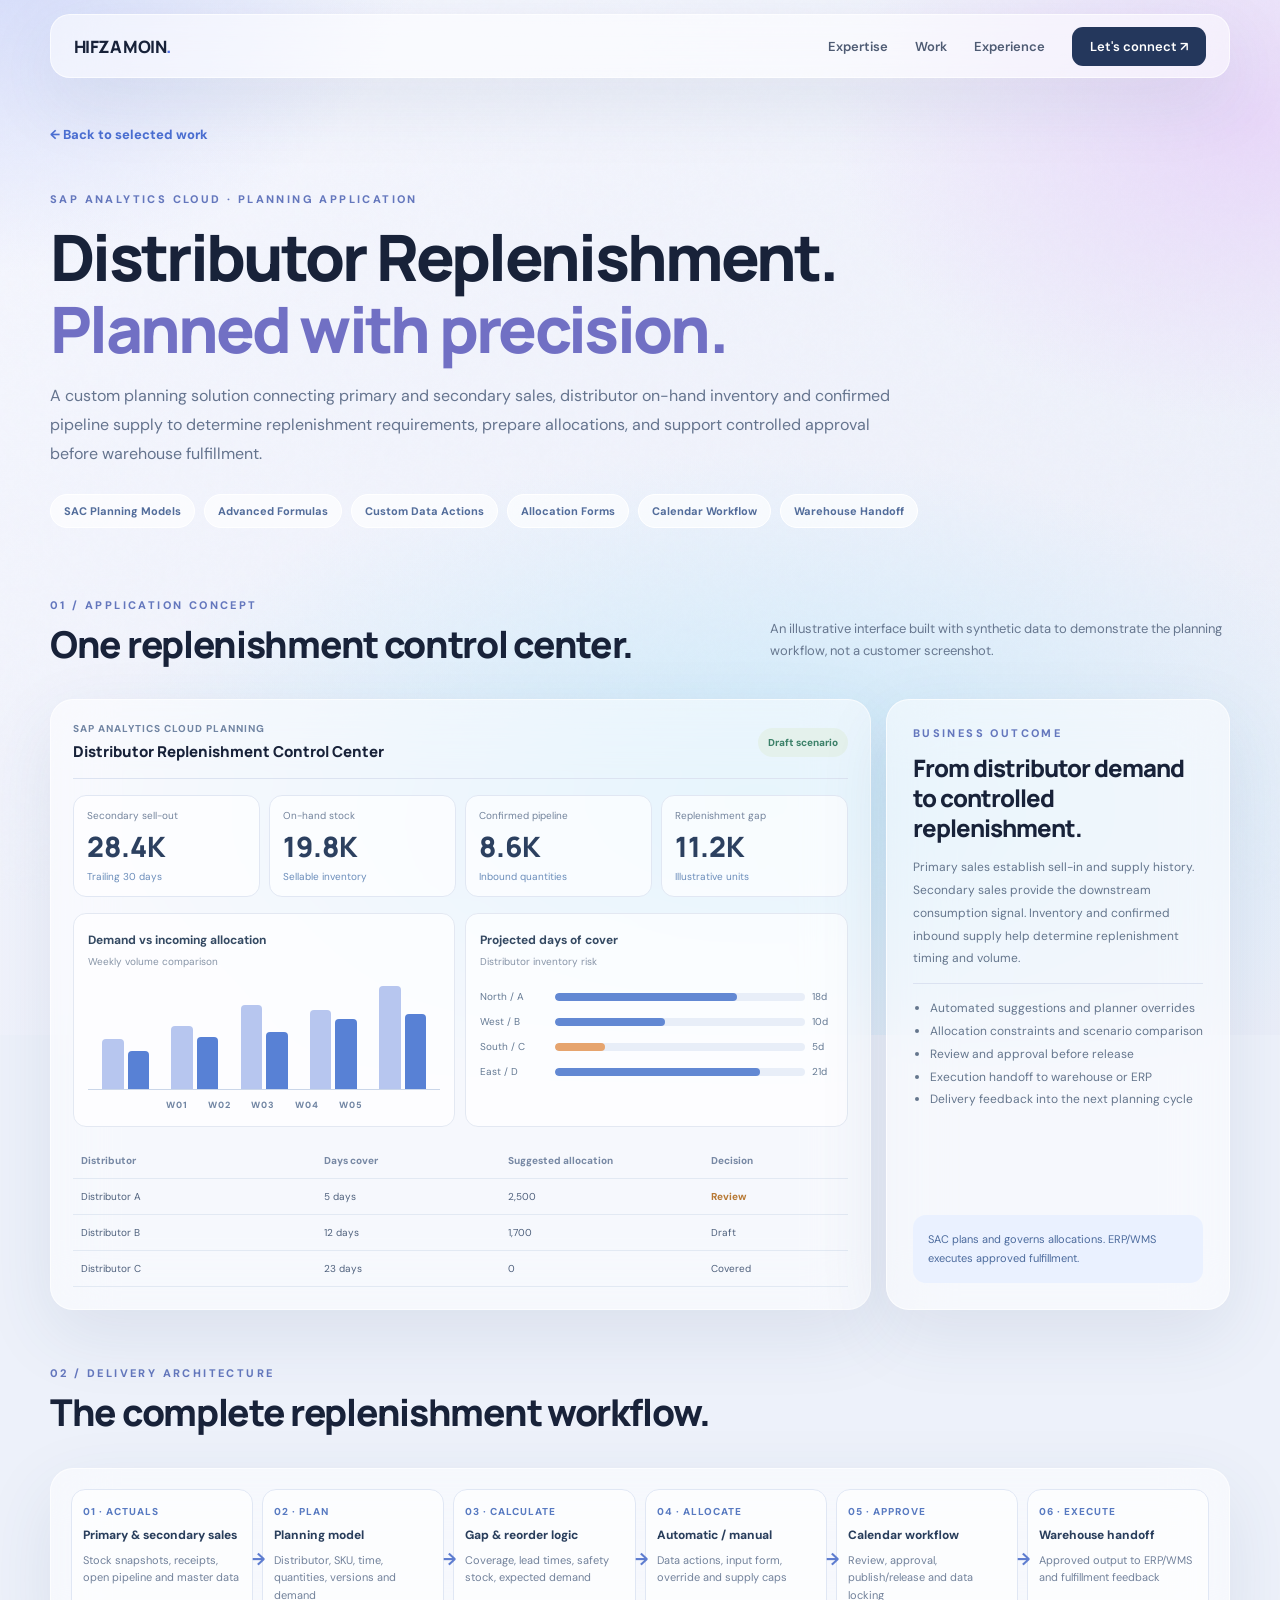
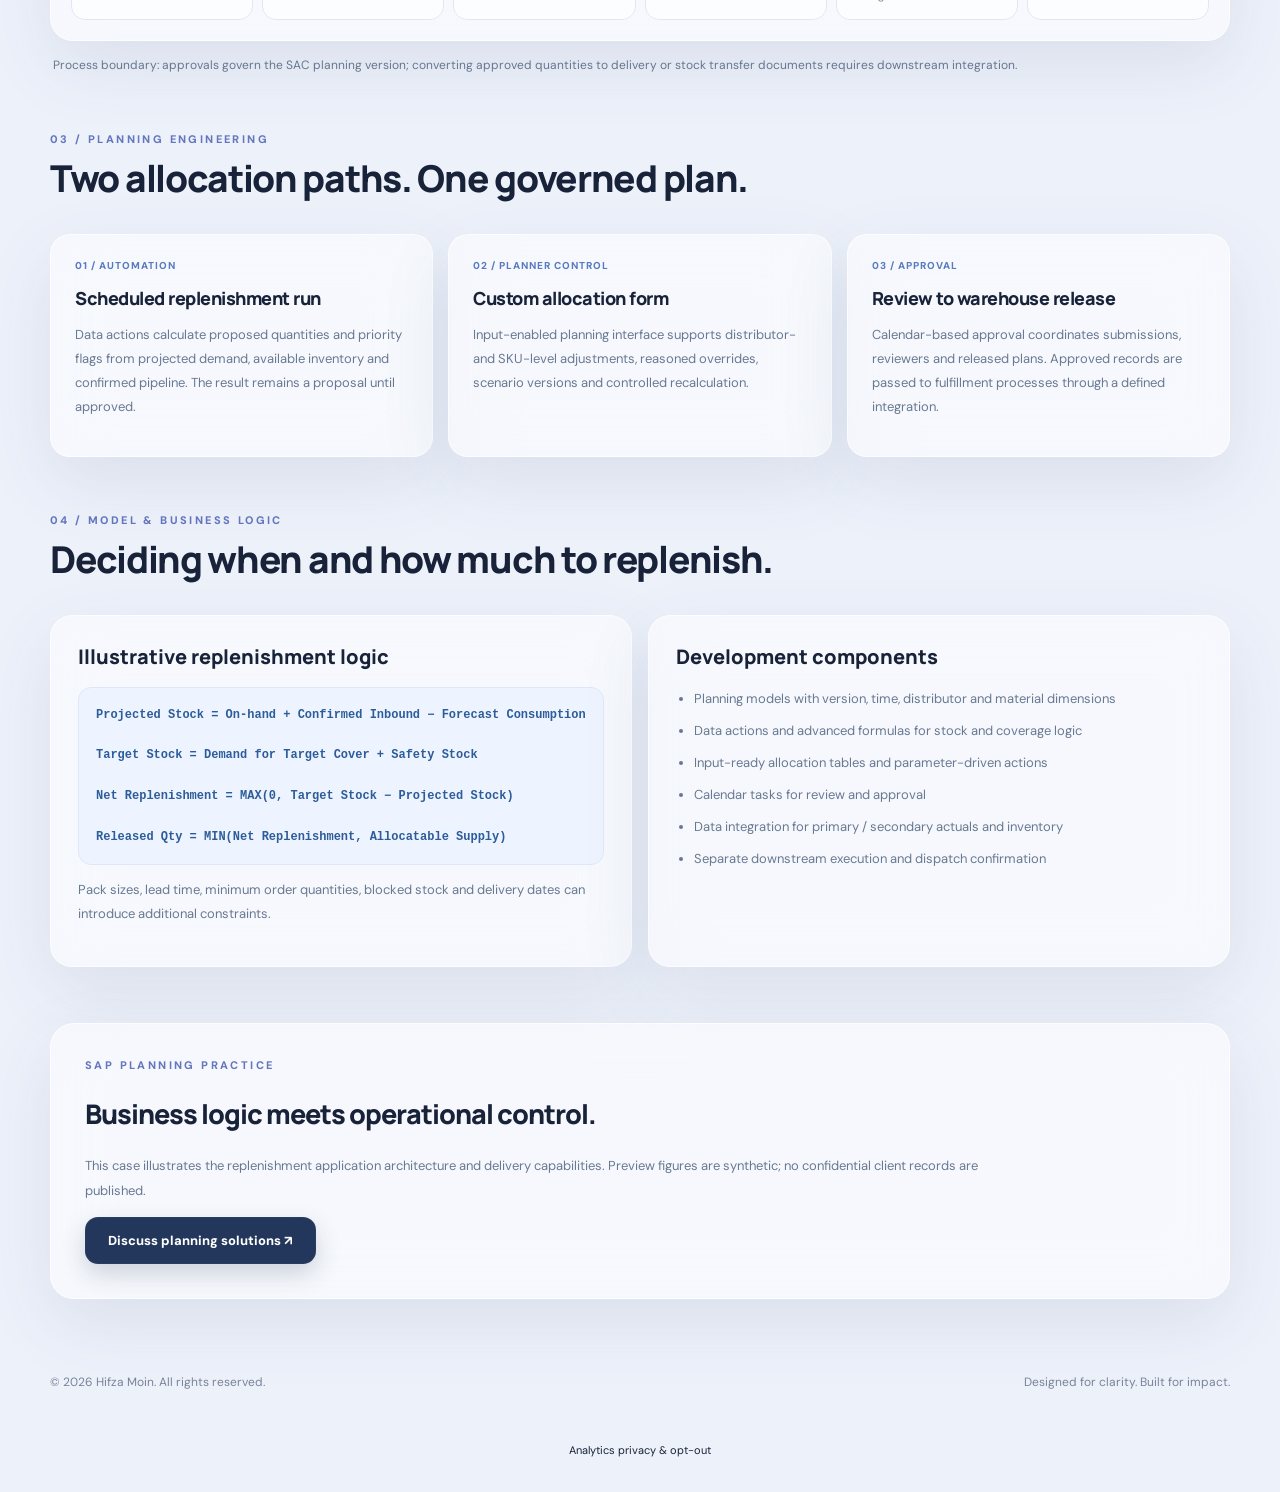
<file: projects/planning.html>
<!doctype html><html lang="en"><head><meta charset="utf-8"><meta name="viewport" content="width=device-width,initial-scale=1"><title>Distributor Replenishment Planning | Hifza Moin</title><link rel="stylesheet" href="../styles.css"><link rel="stylesheet" href="../project-enhancements.css"><link rel="icon" type="image/svg+xml" href="../favicon.svg?v=1"><link rel="canonical" href="https://hifzamoinn.github.io/projects/planning.html"><meta property="og:type" content="website"><meta property="og:site_name" content="Hifza Moin Portfolio"><meta property="og:url" content="https://hifzamoinn.github.io/projects/planning.html"><meta property="og:title" content="SAC Distributor Replenishment Planning | Hifza Moin"><meta property="og:description" content="SAP Analytics Cloud planning: distributor replenishment, demand and inventory coverage, allocations, data actions and approval workflows."><meta property="og:image" content="https://hifzamoinn.github.io/assets/social/hifza-portfolio-card.png"><meta property="og:image:secure_url" content="https://hifzamoinn.github.io/assets/social/hifza-portfolio-card.png"><meta property="og:image:type" content="image/png"><meta property="og:image:width" content="1200"><meta property="og:image:height" content="630"><meta property="og:image:alt" content="Hifza Moin SAP Data and Analytics Consultant portfolio social sharing card with HM monogram"><meta name="twitter:card" content="summary_large_image"><meta name="twitter:title" content="SAC Distributor Replenishment Planning | Hifza Moin"><meta name="twitter:description" content="SAP Analytics Cloud planning: distributor replenishment, demand and inventory coverage, allocations, data actions and approval workflows."><meta name="twitter:image" content="https://hifzamoinn.github.io/assets/social/hifza-portfolio-card.png"></head><body>
<nav class="nav glass" aria-label="Main navigation"><a class="brand" href="../index.html">HIFZA MOIN<span class="dot">.</span></a><div class="navlinks"><a href="../index.html#expertise">Expertise</a><a href="../index.html#projects">Work</a><a href="../index.html#clients">Experience</a><a class="nav-cta" href="../index.html#contact">Let's connect ↗</a></div></nav>
<main class="shell project-shell"><a class="article-back" href="../index.html#projects">← Back to selected work</a><header class="project-hero"><div class="kicker">SAP ANALYTICS CLOUD · PLANNING APPLICATION</div><h1>Distributor Replenishment.<br><span class="soft-gradient">Planned with precision.</span></h1><p class="project-lead">A custom planning solution connecting primary and secondary sales, distributor on-hand inventory and confirmed pipeline supply to determine replenishment requirements, prepare allocations, and support controlled approval before warehouse fulfillment.</p><div class="project-tags"><span>SAC Planning Models</span><span>Advanced Formulas</span><span>Custom Data Actions</span><span>Allocation Forms</span><span>Calendar Workflow</span><span>Warehouse Handoff</span></div></header>
<section class="project-section"><div class="section-heading"><div><div class="kicker">01 / APPLICATION CONCEPT</div><h2>One replenishment control center.</h2></div><p class="section-desc">An illustrative interface built with synthetic data to demonstrate the planning workflow, not a customer screenshot.</p></div><div class="planner-grid"><div class="planner-demo glass"><div class="demo-top"><div><div class="micro">SAP ANALYTICS CLOUD PLANNING</div><strong>Distributor Replenishment Control Center</strong></div><span class="demo-pill">Draft scenario</span></div><div class="planner-kpis"><div><small>Secondary sell-out</small><strong>28.4K</strong><em>Trailing 30 days</em></div><div><small>On-hand stock</small><strong>19.8K</strong><em>Sellable inventory</em></div><div><small>Confirmed pipeline</small><strong>8.6K</strong><em>Inbound quantities</em></div><div><small>Replenishment gap</small><strong>11.2K</strong><em>Illustrative units</em></div></div><div class="demo-two"><div class="demo-chart"><strong>Demand vs incoming allocation</strong><p>Weekly volume comparison</p><div class="bar-zone"><div><i style="height:44%"></i><b style="height:33%"></b></div><div><i style="height:55%"></i><b style="height:45%"></b></div><div><i style="height:73%"></i><b style="height:50%"></b></div><div><i style="height:69%"></i><b style="height:61%"></b></div><div><i style="height:90%"></i><b style="height:65%"></b></div></div><div class="micro chart-foot">W01　　W02　　W03　　W04　　W05</div></div><div class="demo-chart"><strong>Projected days of cover</strong><p>Distributor inventory risk</p><div class="coverage"><span>North / A<i><b style="width:73%"></b></i>18d</span><span>West / B<i><b style="width:44%"></b></i>10d</span><span>South / C<i><b class="risk" style="width:20%"></b></i>5d</span><span>East / D<i><b style="width:82%"></b></i>21d</span></div></div></div><div class="allocation-table"><div class="table-head"><span>Distributor</span><span>Days cover</span><span>Suggested allocation</span><span>Decision</span></div><div><span>Distributor A</span><span>5 days</span><span>2,500</span><span class="review">Review</span></div><div><span>Distributor B</span><span>12 days</span><span>1,700</span><span>Draft</span></div><div><span>Distributor C</span><span>23 days</span><span>0</span><span>Covered</span></div></div></div><aside class="planner-aside glass"><div class="kicker">BUSINESS OUTCOME</div><h3>From distributor demand to controlled replenishment.</h3><p>Primary sales establish sell-in and supply history. Secondary sales provide the downstream consumption signal. Inventory and confirmed inbound supply help determine replenishment timing and volume.</p><div class="small-rule"></div><ul><li>Automated suggestions and planner overrides</li><li>Allocation constraints and scenario comparison</li><li>Review and approval before release</li><li>Execution handoff to warehouse or ERP</li><li>Delivery feedback into the next planning cycle</li></ul><div class="aside-foot">SAC plans and governs allocations. ERP/WMS executes approved fulfillment.</div></aside></div></section>
<section class="project-section"><div class="section-heading"><div><div class="kicker">02 / DELIVERY ARCHITECTURE</div><h2>The complete replenishment workflow.</h2></div></div><div class="flow-steps glass"><div><span>01 · ACTUALS</span><strong>Primary & secondary sales</strong><small>Stock snapshots, receipts, open pipeline and master data</small></div><div><span>02 · PLAN</span><strong>Planning model</strong><small>Distributor, SKU, time, quantities, versions and demand</small></div><div><span>03 · CALCULATE</span><strong>Gap & reorder logic</strong><small>Coverage, lead times, safety stock, expected demand</small></div><div><span>04 · ALLOCATE</span><strong>Automatic / manual</strong><small>Data actions, input form, override and supply caps</small></div><div><span>05 · APPROVE</span><strong>Calendar workflow</strong><small>Review, approval, publish/release and data locking</small></div><div><span>06 · EXECUTE</span><strong>Warehouse handoff</strong><small>Approved output to ERP/WMS and fulfillment feedback</small></div></div><p class="subnote">Process boundary: approvals govern the SAC planning version; converting approved quantities to delivery or stock transfer documents requires downstream integration.</p></section>
<section class="project-section"><div class="section-heading"><div><div class="kicker">03 / PLANNING ENGINEERING</div><h2>Two allocation paths. One governed plan.</h2></div></div><div class="feature-grid"><article class="glass feature-card"><span>01 / AUTOMATION</span><h3>Scheduled replenishment run</h3><p>Data actions calculate proposed quantities and priority flags from projected demand, available inventory and confirmed pipeline. The result remains a proposal until approved.</p></article><article class="glass feature-card"><span>02 / PLANNER CONTROL</span><h3>Custom allocation form</h3><p>Input-enabled planning interface supports distributor- and SKU-level adjustments, reasoned overrides, scenario versions and controlled recalculation.</p></article><article class="glass feature-card"><span>03 / APPROVAL</span><h3>Review to warehouse release</h3><p>Calendar-based approval coordinates submissions, reviewers and released plans. Approved records are passed to fulfillment processes through a defined integration.</p></article></div></section>
<section class="project-section"><div class="section-heading"><div><div class="kicker">04 / MODEL & BUSINESS LOGIC</div><h2>Deciding when and how much to replenish.</h2></div></div><div class="two-panels"><article class="glass content-panel"><h3>Illustrative replenishment logic</h3><div class="formula">Projected Stock = On-hand + Confirmed Inbound − Forecast Consumption<br><br>Target Stock = Demand for Target Cover + Safety Stock<br><br>Net Replenishment = MAX(0, Target Stock − Projected Stock)<br><br>Released Qty = MIN(Net Replenishment, Allocatable Supply)</div><p>Pack sizes, lead time, minimum order quantities, blocked stock and delivery dates can introduce additional constraints.</p></article><article class="glass content-panel"><h3>Development components</h3><ul><li>Planning models with version, time, distributor and material dimensions</li><li>Data actions and advanced formulas for stock and coverage logic</li><li>Input-ready allocation tables and parameter-driven actions</li><li>Calendar tasks for review and approval</li><li>Data integration for primary / secondary actuals and inventory</li><li>Separate downstream execution and dispatch confirmation</li></ul></article></div></section>
<section class="glass closing-panel"><div class="kicker">SAP PLANNING PRACTICE</div><h2>Business logic meets operational control.</h2><p>This case illustrates the replenishment application architecture and delivery capabilities. Preview figures are synthetic; no confidential client records are published.</p><a class="btn primary" href="mailto:hifzamoinn@hotmail.com?subject=SAC%20Planning%20Discussion">Discuss planning solutions ↗</a></section></main><footer class="footer shell"><span>© <span id="year"></span> Hifza Moin. All rights reserved.</span><span>Designed for clarity. Built for impact.</span></footer><script>document.getElementById('year').textContent=new Date().getFullYear()</script><script defer src="/portfolio-insights/config.js"></script><script defer src="/portfolio-insights/init.js"></script><div style="text-align:center;padding:15px;font-size:11px"><a href="/portfolio-insights/privacy.html">Analytics privacy &amp; opt-out</a></div></body></html>
</file>
<file: styles.css>
@import url('https://fonts.googleapis.com/css2?family=DM+Sans:wght@400;500;600;700&family=Manrope:wght@400;500;600;700;800&display=swap');
:root{--ink:#182239;--muted:#67738a;--blue:#426de7;--violet:#8168cc;--line:rgba(255,255,255,.65);--glass:rgba(255,255,255,.52);--shadow:0 24px 70px rgba(53,75,120,.10)}*{box-sizing:border-box}html{scroll-behavior:smooth}body{margin:0;min-height:100vh;font-family:'DM Sans',Arial,sans-serif;color:var(--ink);background:#edf1fa;overflow-x:hidden}body:before{content:"";position:fixed;inset:-15%;background:radial-gradient(ellipse 33% 35% at 10% 7%,#d2dafa 0,transparent 80%),radial-gradient(ellipse 31% 31% at 87% 22%,#e8d8f9 0,transparent 83%),radial-gradient(ellipse 45% 33% at 57% 80%,#cceafa 0,transparent 90%),linear-gradient(140deg,#f7f8ff,#e9edf8);z-index:-2}body:after{content:"";position:fixed;inset:0;z-index:-1;pointer-events:none;opacity:.2;background-image:url("data:image/svg+xml,%3Csvg viewBox='0 0 160 160' xmlns='http://www.w3.org/2000/svg'%3E%3Cfilter id='n'%3E%3CfeTurbulence type='fractalNoise' baseFrequency='.7' numOctaves='3' stitchTiles='stitch'/%3E%3C/filter%3E%3Crect width='100%25' height='100%25' opacity='.09' filter='url(%23n)'/%3E%3C/svg%3E")}a{color:inherit;text-decoration:none}button{font:inherit}a:focus-visible,button:focus-visible{outline:3px solid #3d65dd;outline-offset:4px}.shell{width:min(1180px,calc(100% - 72px));margin:0 auto}.glass{background:var(--glass);border:1px solid var(--line);box-shadow:var(--shadow);backdrop-filter:blur(30px);-webkit-backdrop-filter:blur(30px)}.nav{position:sticky;top:14px;z-index:50;margin:14px auto 0;width:min(1180px,calc(100% - 72px));height:64px;border-radius:20px;display:flex;align-items:center;justify-content:space-between;padding:0 23px}.brand{font-family:Manrope,sans-serif;font-size:17px;font-weight:800;letter-spacing:-.6px}.brand .dot{color:#5574e6}.navlinks{display:flex;align-items:center;gap:27px;font-size:13px;color:#4e5b73;font-weight:600}.navlinks a:hover{color:var(--blue)}.nav-cta{padding:11px 18px;background:#24375c;color:#fff;border-radius:11px}.navlinks a.nav-cta:hover{color:white;background:#405a89}.hero{padding:110px 0 96px;display:grid;grid-template-columns:1.06fr .94fr;align-items:center;gap:45px}.eyebrow{display:inline-flex;align-items:center;gap:9px;font-size:11px;letter-spacing:2px;text-transform:uppercase;font-weight:800;color:#5b68a8}.status-dot{display:inline-block;width:8px;height:8px;border-radius:99px;background:#6b8fe9;box-shadow:0 0 0 4px #dce5ff}.hero h1{font:800 clamp(48px,5vw,75px)/1.09 Manrope,sans-serif;letter-spacing:-4px;margin:22px 0}.hero h1 .gradient{background:linear-gradient(100deg,#426de7,#8d68c5);background-clip:text;-webkit-background-clip:text;color:transparent}.lead{color:#617087;font-size:17px;line-height:1.8;max-width:550px}.hero-buttons{display:flex;flex-wrap:wrap;gap:12px;margin-top:29px}.btn{display:inline-flex;align-items:center;justify-content:center;gap:10px;border-radius:13px;padding:14px 22px;font-size:13px;font-weight:800;border:1px solid rgba(87,102,143,.13);transition:transform .2s,background .2s}.btn:hover{transform:translateY(-3px)}.btn.primary{background:#23365b;color:white;box-shadow:0 10px 24px rgba(37,54,92,.2)}.btn.secondary{background:rgba(255,255,255,.58)}.hero-notes{margin-top:36px;display:flex;gap:23px;flex-wrap:wrap;color:#657187;font-size:12px;font-weight:700}.hero-notes span{display:flex;align-items:center;gap:9px}.hero-notes b{color:#4d70d5}.hero-visual{position:relative;min-height:445px;display:grid;place-items:center}.halo{position:absolute;width:420px;height:420px;background:radial-gradient(circle,#b6cafd 0,#d4d5f8 38%,transparent 73%);filter:blur(16px);opacity:.7}.visual-main{position:relative;width:100%;max-width:485px;padding:27px;border-radius:27px;transform:rotate(-3deg);animation:float 8s ease-in-out infinite}.visual-main .top{display:flex;justify-content:space-between;align-items:center;font-size:11px;color:#6b7590;font-weight:800;letter-spacing:.5px}.dots{display:flex;gap:6px}.dots i{width:7px;height:7px;border-radius:50%;background:#b3c6eb}.dots i:nth-child(2){background:#cfbfe8}.dots i:nth-child(3){background:#c0e1dc}.visual-head{font:800 23px Manrope;margin:29px 0 7px;letter-spacing:-1px}.visual-sub{font-size:12px;color:#79849a}.diagram{margin:28px 0 13px;display:grid;grid-template-columns:1fr auto 1fr auto 1fr;align-items:center;gap:7px}.node{background:rgba(255,255,255,.6);border:1px solid #fff;border-radius:13px;text-align:center;padding:17px 4px;font-size:12px;font-weight:800}.node span{display:block;font-size:9px;color:#78849c;font-weight:600;margin-top:5px}.arrow{color:#718bd8;font-size:18px}.chart{margin-top:20px;padding:16px 19px;background:rgba(255,255,255,.57);border:1px solid #fff;border-radius:15px}.chart-label{display:flex;justify-content:space-between;font-size:11px;color:#6c7890;font-weight:700}.bars{display:flex;align-items:end;gap:9px;height:88px;margin-top:15px;border-bottom:1px solid #dfe4f1}.bars i{display:block;flex:1;background:linear-gradient(180deg,#7995ed,#c3cffa);border-radius:7px 7px 0 0;height:var(--h)}.bars i:nth-child(2n){background:linear-gradient(180deg,#a18edb,#d7c9ed)}.float-tag{position:absolute;right:-23px;top:21px;padding:15px 20px;border-radius:15px;font-size:12px;font-weight:800;transform:rotate(5deg);background:rgba(255,255,255,.74)}.float-tag small{display:block;font-size:10px;color:#77839a;margin-top:4px}.section{padding:60px 0}.section-heading{display:flex;align-items:end;justify-content:space-between;gap:22px;margin-bottom:30px}.kicker{font-size:11px;color:#6477bd;letter-spacing:2.4px;text-transform:uppercase;font-weight:800}.section h2{font:800 clamp(30px,3.4vw,45px)/1.18 Manrope;letter-spacing:-1.9px;margin:11px 0}.section .section-desc{max-width:520px;font-size:14px;line-height:1.8;color:var(--muted)}.expertise{display:grid;grid-template-columns:1.25fr 1fr 1fr;gap:17px}.skill-card{padding:29px;border-radius:23px;min-height:274px;transition:transform .25s}.skill-card:hover,.project-card:hover{transform:translateY(-5px)}.skill-card.highlight{background:linear-gradient(140deg,rgba(227,235,255,.85),rgba(255,255,255,.4))}.skill-icon{display:grid;place-items:center;width:44px;height:44px;border-radius:13px;background:rgba(104,131,211,.13);color:#4c70d2;font-size:20px}.skill-card h3{font:800 19px Manrope;margin:23px 0 11px;letter-spacing:-.6px}.skill-card p{font-size:13px;line-height:1.8;color:#69768d;margin:0}.tags{display:flex;flex-wrap:wrap;gap:7px;margin-top:20px}.tags span{padding:8px 10px;border-radius:8px;background:rgba(255,255,255,.6);border:1px solid rgba(255,255,255,.8);font-size:10px;color:#5c6a89;font-weight:800}.projects{display:grid;grid-template-columns:repeat(3,1fr);gap:17px}.project-card{border-radius:23px;overflow:hidden;transition:transform .25s;display:flex;flex-direction:column}.project-art{height:205px;position:relative;display:flex;align-items:center;justify-content:center;overflow:hidden;background:linear-gradient(145deg,#cad8fc,#ebe2ff)}.project-art.planning{background:linear-gradient(135deg,#e4ddf8,#c9ddfb)}.project-art.analytics{background:linear-gradient(145deg,#c6e7eb,#d7dafa)}.project-art .inner{width:75%;height:135px;border-radius:14px;background:rgba(255,255,255,.55);border:1px solid #fff;box-shadow:0 20px 30px rgba(66,86,140,.12);transform:rotate(-7deg);padding:15px;display:flex;flex-direction:column;justify-content:space-between}.project-art.planning .inner{transform:rotate(6deg)}.project-art.analytics .inner{transform:rotate(-3deg)}.mini-lines{display:flex;gap:6px}.mini-lines span{height:8px;width:36px;background:#acbce7;border-radius:8px}.mini-lines span:nth-child(2){width:18px;background:#c7b2e4}.mini-grid{display:flex;align-items:end;gap:8px;height:65px}.mini-grid i{display:block;flex:1;height:var(--h);border-radius:5px 5px 0 0;background:#96a9e6}.mini-grid i:nth-child(2n){background:#b8a9de}.project-content{padding:24px;flex:1;display:flex;flex-direction:column}.project-number{font-size:10px;letter-spacing:1.5px;color:#7586ad;font-weight:800}.project-content h3{font:800 19px/1.35 Manrope;letter-spacing:-.6px;margin:11px 0}.project-content p{font-size:13px;line-height:1.8;color:var(--muted);margin:0 0 22px}.project-link{margin-top:auto;color:#466dda;font-size:12px;font-weight:800}.clients{display:grid;grid-template-columns:repeat(5,1fr);gap:13px}.client-card{padding:22px 14px;border-radius:18px;text-align:center;min-height:128px;display:flex;flex-direction:column;justify-content:center}.client-card strong{font:800 14px/1.4 Manrope}.client-card small{display:block;color:#67779b;margin-top:12px;font-size:10px;letter-spacing:1px;text-transform:uppercase;font-weight:800}.approach{display:grid;grid-template-columns:1fr 1fr;gap:20px}.approach-card{border-radius:24px;padding:35px}.approach-card h3{font:800 24px Manrope;letter-spacing:-.8px}.approach-card p{font-size:14px;color:#66748c;line-height:1.9}.steps{display:grid;gap:19px;margin-top:25px}.step{display:flex;gap:17px;font-size:13px;color:#5c6c84;line-height:1.6}.step b{display:grid;place-items:center;flex:none;width:29px;height:29px;border-radius:50%;background:#e1e9ff;color:#4d6acc}.contact{border-radius:30px;text-align:center;padding:65px 25px;margin:70px auto 55px}.contact h2{font:800 clamp(30px,4vw,48px) Manrope;letter-spacing:-2px;margin:13px 0}.contact p{color:#6a7690;font-size:14px;line-height:1.7}.contact-buttons{display:flex;justify-content:center;gap:12px;flex-wrap:wrap;margin-top:25px}.footer{padding:0 0 38px;display:flex;justify-content:space-between;color:#79849b;font-size:12px}.article-wrap{max-width:850px;margin:85px auto 120px}.article-back{font-size:13px;color:#4b6ed2;font-weight:800}.article-wrap h1{font:800 clamp(40px,5vw,58px)/1.13 Manrope;letter-spacing:-2.6px;margin:22px 0}.article-lead{font-size:17px;color:#69768d;line-height:1.85}.article-panel{padding:40px;border-radius:25px;margin:28px 0}.article-panel h2{font:800 24px Manrope;letter-spacing:-.8px}.article-panel p,.article-panel li{font-size:14px;color:#5d6c83;line-height:1.9}.article-panel li{margin:10px 0}.flowline{display:flex;gap:8px;flex-wrap:wrap;margin-top:23px;align-items:center}.flowline span{padding:14px 15px;border-radius:12px;background:rgba(255,255,255,.7);font-size:12px;font-weight:800}.flowline b{color:#587bd4}.disclaimer{font-size:11px;color:#8490a5;margin-top:20px}.mobile-menu{display:none}@keyframes float{50%{transform:translateY(-12px) rotate(-2deg)}}@media(max-width:940px){.hero{grid-template-columns:1fr;gap:0;padding:75px 0 45px}.hero-visual{margin-top:20px}.expertise{grid-template-columns:1fr 1fr}.expertise .skill-card:first-child{grid-column:span 2}.projects{grid-template-columns:1fr 1fr}.clients{grid-template-columns:repeat(3,1fr)}.hero h1{max-width:680px}}@media(max-width:620px){.shell,.nav{width:calc(100% - 32px)}.nav{height:60px;top:9px;padding:0 16px}.navlinks>a:not(.nav-cta){display:none}.nav-cta{padding:9px 12px;font-size:12px}.brand{font-size:14px}.hero{padding:62px 0 35px}.hero h1{font-size:43px;letter-spacing:-2.5px}.lead{font-size:15px}.hero-visual{min-height:360px}.halo{width:300px;height:300px}.visual-main{padding:19px;max-width:350px}.visual-head{font-size:19px}.float-tag{right:-5px;top:12px;padding:11px;font-size:10px}.diagram .node{font-size:9px;padding:12px 3px}.diagram .node span{font-size:7px}.hero-notes{gap:13px}.section{padding:36px 0}.section-heading{display:block}.section h2{font-size:32px}.expertise,.projects,.approach{grid-template-columns:1fr}.expertise .skill-card:first-child{grid-column:auto}.skill-card{min-height:0}.clients{grid-template-columns:repeat(2,1fr)}.client-card{min-height:105px}.contact{margin:45px auto 30px;padding:42px 16px}.footer{gap:15px;flex-direction:column}.article-wrap{margin:55px auto 70px}.article-panel{padding:24px}.article-wrap h1{font-size:37px}.flowline{gap:5px}.flowline span{font-size:10px;padding:10px}.hero-buttons .btn{padding:12px 15px}}@media(prefers-reduced-motion:reduce){*,*:before,*:after{animation:none!important;scroll-behavior:auto!important;transition:none!important}}
</file>
<file: project-enhancements.css>
/* Portfolio project pages — approved light frosted glass styling */
.project-shell{padding:45px 0 75px}.project-hero{padding:48px 0 30px}.project-hero h1{font:800 clamp(36px,5.3vw,64px)/1.12 Manrope,sans-serif;letter-spacing:-2.7px;margin:15px 0 18px}.soft-gradient{color:#7170c4}.project-lead{font-size:16px;line-height:1.8;color:#65748e;max-width:870px;margin:0}.project-tags{display:flex;gap:9px;flex-wrap:wrap;margin-top:25px}.project-tags span{font-size:11px;color:#536d9b;background:rgba(255,255,255,.65);border:1px solid #fff;border-radius:99px;padding:9px 13px;font-weight:750}.project-section{margin:40px 0 56px}.project-section .section-heading{margin-bottom:23px}.project-section .section-heading h2{font:800 clamp(26px,3.2vw,37px)/1.2 Manrope,sans-serif;letter-spacing:-1.3px;margin:10px 0}.project-section .section-desc{font-size:13px;line-height:1.75;color:#67778f;max-width:460px}
.planner-grid{display:grid;grid-template-columns:minmax(0,1.55fr) minmax(235px,.65fr);gap:15px}.planner-demo{padding:22px;border-radius:23px;min-width:0}.demo-top{display:flex;justify-content:space-between;align-items:center;gap:12px;border-bottom:1px solid #dce3f1;padding-bottom:16px}.demo-top strong{display:block;font:800 15px Manrope;margin-top:6px}.micro{font-size:10px;letter-spacing:1px;color:#7185a3;font-weight:800}.demo-pill{border-radius:99px;background:#e4f1ec;color:#3c8169;font-size:10px;font-weight:800;padding:8px 10px;white-space:nowrap}.planner-kpis{display:grid;grid-template-columns:repeat(4,minmax(0,1fr));gap:9px;margin:16px 0}.planner-kpis>div{border:1px solid #e1e7f3;background:rgba(255,255,255,.67);border-radius:13px;padding:13px}.planner-kpis small,.planner-kpis em{display:block;font-size:10px;color:#73839c;font-style:normal}.planner-kpis strong{font:800 clamp(18px,2.5vw,28px) Manrope;display:block;margin:5px 0;color:#2c4060}.planner-kpis em{color:#6a8cba}.demo-two{display:grid;grid-template-columns:1fr 1fr;gap:10px}.demo-chart{background:rgba(255,255,255,.68);border:1px solid #e3e8f2;border-radius:13px;padding:14px}.demo-chart strong{font-size:12px;color:#344962}.demo-chart p{color:#8794a7;font-size:10px;margin:6px 0}.bar-zone{height:116px;display:flex;align-items:end;gap:8px;border-bottom:1px solid #cad6e9;padding:0 7px}.bar-zone>div{display:flex;align-items:end;justify-content:center;gap:4px;height:100%;flex:1}.bar-zone i,.bar-zone b{width:35%;border-radius:4px 4px 0 0;display:block}.bar-zone i{background:#b7c6ef}.bar-zone b{background:#5881d5}.chart-foot{font-size:9px;margin-top:9px;text-align:center}.coverage{display:grid;gap:12px;margin-top:22px}.coverage span{display:grid;grid-template-columns:68px 1fr 21px;gap:7px;align-items:center;font-size:10px;color:#647993}.coverage i{height:8px;border-radius:10px;background:#e8eef8;overflow:hidden}.coverage b{height:100%;background:#6288d3;border-radius:10px;display:block}.coverage b.risk{background:#e6a46e}.allocation-table{font-size:10px;margin-top:16px;color:#4e607c}.allocation-table>div{display:grid;grid-template-columns:1.2fr .9fr 1fr .65fr;gap:5px;padding:11px 8px;border-bottom:1px solid #e2e9f3}.allocation-table .table-head{font-weight:800;color:#7788a4}.allocation-table .review{color:#b77935;font-weight:800}.planner-aside{padding:26px;border-radius:23px;display:flex;flex-direction:column;gap:13px}.planner-aside h3{font:800 24px/1.25 Manrope;letter-spacing:-1px;margin:0}.planner-aside p,.planner-aside li{font-size:12px;color:#65768d;line-height:1.9}.planner-aside p{margin:0}.planner-aside ul{padding-left:17px;margin:0}.small-rule{height:1px;background:#dbe2f1}.aside-foot{font-size:11px;background:rgba(233,240,255,.92);padding:15px;border-radius:13px;line-height:1.75;color:#4c6b9d;margin-top:auto}
.flow-steps{border-radius:23px;padding:20px;display:grid;grid-template-columns:repeat(6,minmax(0,1fr));gap:9px}.flow-steps>div{background:rgba(255,255,255,.65);border:1px solid #e0e7f4;border-radius:14px;padding:15px 11px;position:relative}.flow-steps>div:not(:last-child):after{content:'→';position:absolute;right:-13px;top:45%;font-size:17px;font-weight:800;color:#5e7dd0;z-index:1}.flow-steps span,.feature-card span{font-size:10px;font-weight:800;letter-spacing:1px;color:#587ac1;display:block}.flow-steps strong{font-size:12px;font-weight:800;margin:9px 0;display:block;color:#293e5c}.flow-steps small{font-size:11px;line-height:1.6;color:#71819a;display:block}.subnote{font-size:12px;color:#687991;line-height:1.75;margin:14px 3px}.feature-grid{display:grid;grid-template-columns:repeat(3,minmax(0,1fr));gap:15px}.feature-card{padding:24px;border-radius:20px}.feature-card h3{font:800 18px/1.3 Manrope;letter-spacing:-.5px;margin:15px 0 11px}.feature-card p,.content-panel p{font-size:13px;color:#687992;line-height:1.85}.two-panels{display:grid;grid-template-columns:repeat(2,minmax(0,1fr));gap:16px}.content-panel{padding:27px;border-radius:22px}.content-panel h3{font:800 20px Manrope;margin:0 0 17px}.content-panel ul{padding-left:18px}.content-panel li{font-size:13px;color:#687992;line-height:1.85;margin:8px 0}.formula{padding:17px;background:rgba(237,244,255,.85);border-radius:13px;border:1px solid #dce7f8;font:600 12px/1.7 ui-monospace,Consolas,monospace;color:#2d5c9a}.closing-panel{border-radius:24px;padding:34px;margin-top:40px}.closing-panel h2{font:800 27px Manrope;letter-spacing:-1px}.closing-panel p{font-size:13px;color:#687992;line-height:1.9;max-width:920px}
.gallery-heading{align-items:end}.platform-toggle{display:flex;background:rgba(221,229,246,.72);border-radius:12px;padding:5px;gap:3px;flex-shrink:0}.platform-toggle button{font-size:12px;color:#61718a;border:0;background:transparent;padding:12px 17px;border-radius:9px;font-weight:800;cursor:pointer}.platform-toggle button[aria-selected=true]{background:#fff;box-shadow:0 3px 13px #4a608f20;color:#294469}.gallery-stage{border-radius:24px;overflow:hidden}.gallery-top{display:flex;justify-content:space-between;align-items:center;gap:15px;padding:18px 24px;border-bottom:1px solid #dfe6f5}.gallery-top strong{font-size:14px}.gallery-top span{font-size:11px;color:#70809a}.gallery-body{display:grid;grid-template-columns:minmax(0,1fr) 260px}.gallery-picture{min-height:430px;display:flex;align-items:center;justify-content:center;padding:15px;background:linear-gradient(150deg,rgba(218,230,250,.6),rgba(241,235,253,.62));overflow:hidden}.gallery-picture.is-pbi{background:linear-gradient(150deg,#f1eadc,#f2f4fa)}.gallery-picture img{display:block;width:100%;height:auto;object-fit:contain;max-height:680px;border-radius:10px;box-shadow:0 8px 23px rgba(51,76,120,.1)}.gallery-placeholder{width:100%;max-width:670px;aspect-ratio:16/9;border:1px dashed #a5b4d4;background:rgba(255,255,255,.43);border-radius:18px;display:flex;flex-direction:column;align-items:center;justify-content:center;text-align:center;padding:20px}.placeholder-symbol{font-size:40px;color:#8fa4cb}.placeholder-title{font:800 22px Manrope;color:#405676}.gallery-detail{padding:25px;border-left:1px solid #e0e7f1;display:flex;flex-direction:column;gap:15px}.gallery-detail h3{font:800 22px/1.2 Manrope;letter-spacing:-.8px;margin:0}.gallery-detail p{font-size:13px;color:#72829a;line-height:1.8;margin:0}.gallery-nav{display:flex;gap:8px;margin-top:auto}.gallery-nav button{border-radius:9px;border:1px solid #d6e0f0;background:rgba(255,255,255,.65);padding:10px 12px;color:#5d7293;cursor:pointer}.gallery-nav button.active{background:#e6efff;border-color:#a8c5f0;color:#3d67ba}.gallery-detail .gallery-note{font-size:10px;color:#8595ab}.domain-grid{display:grid;grid-template-columns:repeat(4,minmax(0,1fr));gap:10px}.domain-card{border-radius:16px;padding:19px 16px;text-align:left;display:flex;flex-direction:column;gap:10px;cursor:pointer}.domain-card.active{border-color:#9bbaf2;background:rgba(232,240,255,.86)}.domain-card>span{color:#6884c0;font-size:11px;font-weight:800}.domain-card strong{font-size:13px;line-height:1.4;color:#2b3f5c}.domain-card small{font-size:10px;color:#8192aa}.domain-detail{display:flex;justify-content:space-between;gap:20px;border-radius:16px;padding:20px 24px;margin-top:13px}.domain-detail strong{font-size:14px}.domain-detail p{font-size:12px;color:#657993;line-height:1.7;margin:7px 0 0}.domain-detail>span{font-size:10px;letter-spacing:1px;font-weight:800;color:#6783c2}
@media(max-width:1050px){.planner-grid{grid-template-columns:1fr}.flow-steps{grid-template-columns:repeat(3,1fr)}.flow-steps>div:after{display:none}.domain-grid{grid-template-columns:repeat(3,1fr)}}@media(max-width:720px){.project-shell{padding-top:25px}.project-hero{padding:36px 0 20px}.project-hero h1{font-size:35px;letter-spacing:-1.7px}.project-lead{font-size:14px}.project-section{margin:33px 0}.project-section .section-heading h2{font-size:28px}.planner-kpis{grid-template-columns:repeat(2,minmax(0,1fr))}.demo-two,.two-panels{grid-template-columns:1fr}.planner-demo{padding:15px}.planner-aside{padding:20px}.flow-steps{grid-template-columns:repeat(2,minmax(0,1fr));padding:13px}.feature-grid{grid-template-columns:1fr}.gallery-heading{display:block}.platform-toggle{margin-top:20px;width:max-content;max-width:100%}.gallery-body{grid-template-columns:1fr}.gallery-picture{min-height:240px;padding:10px}.gallery-detail{border:0;border-top:1px solid #e0e7f1;padding:18px}.gallery-nav{margin-top:10px}.domain-grid{grid-template-columns:repeat(2,minmax(0,1fr))}.domain-detail{display:block}.domain-detail>span{display:none}}@media(max-width:420px){.project-tags span{font-size:10px}.planner-kpis strong{font-size:22px}.allocation-table>div{font-size:9px}.flow-steps strong{font-size:11px}.platform-toggle button{padding:10px 12px;font-size:11px}.domain-card{padding:14px}}
</file>
